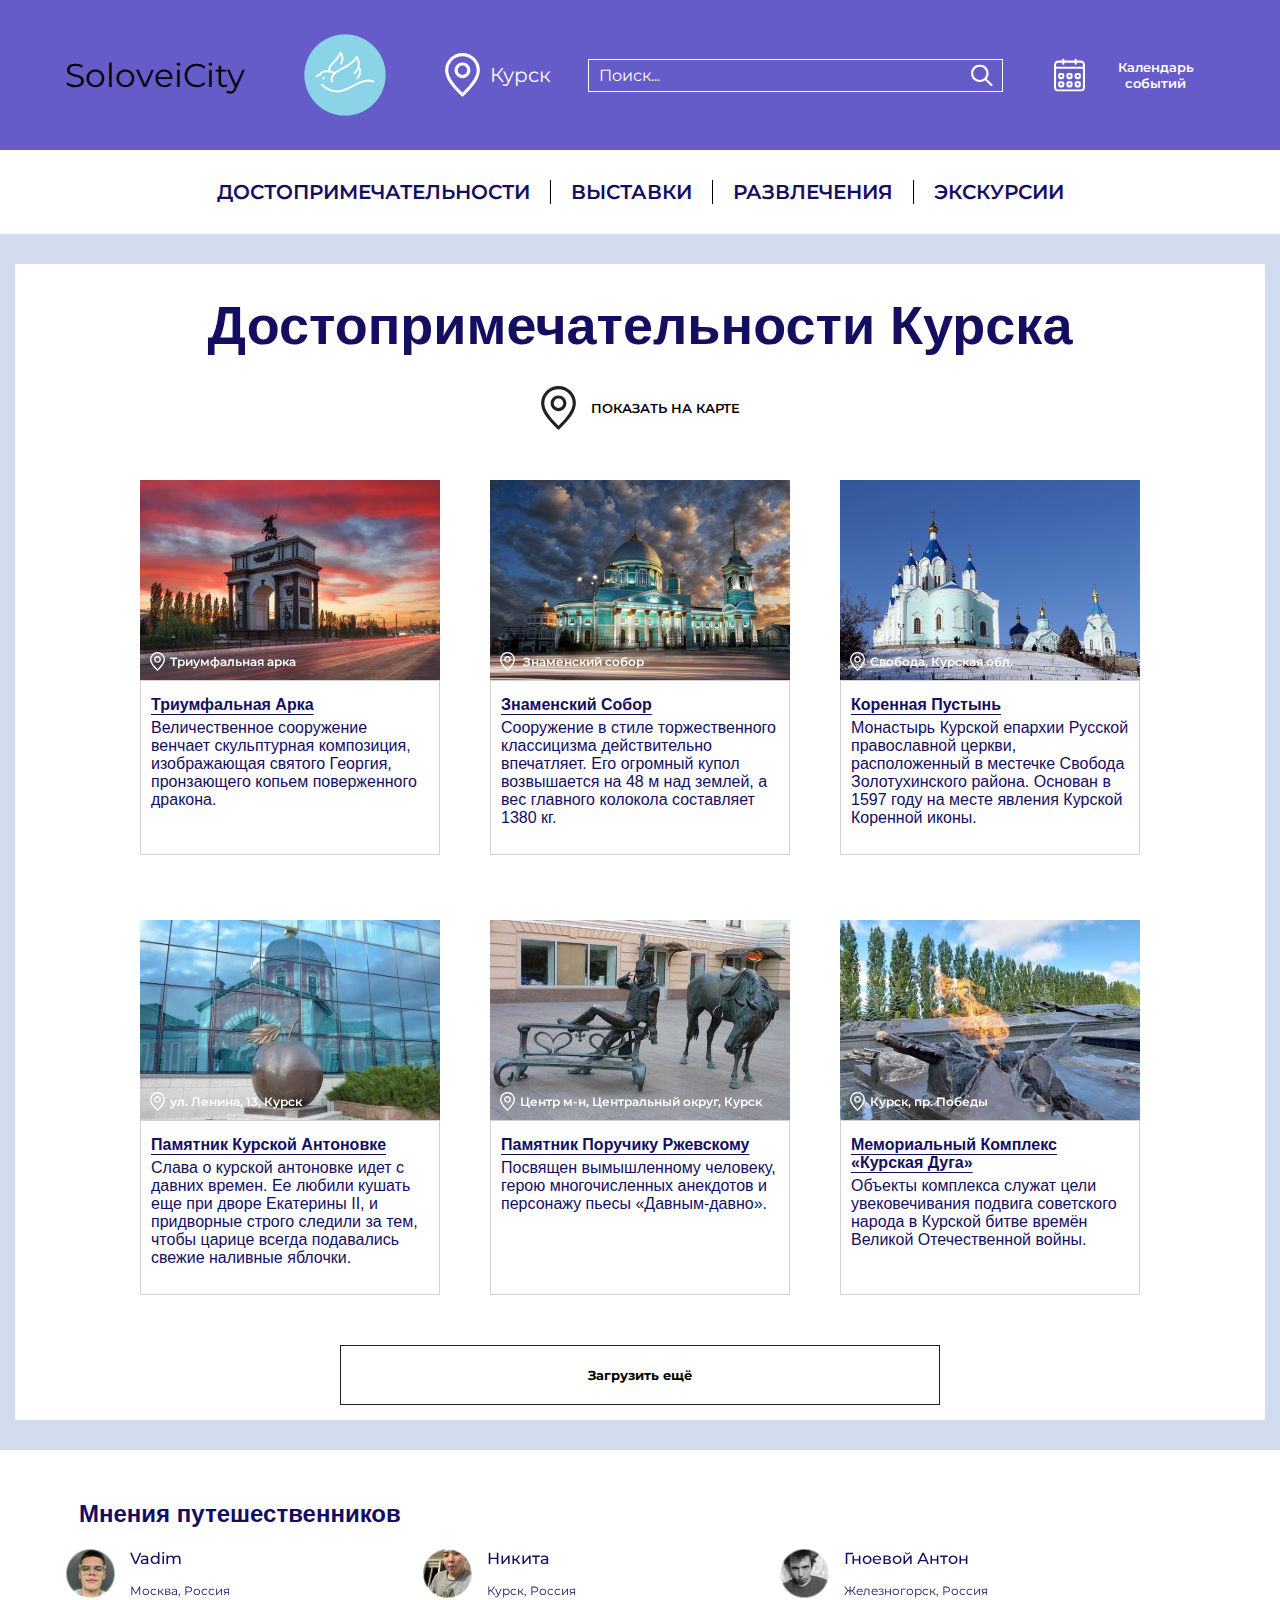
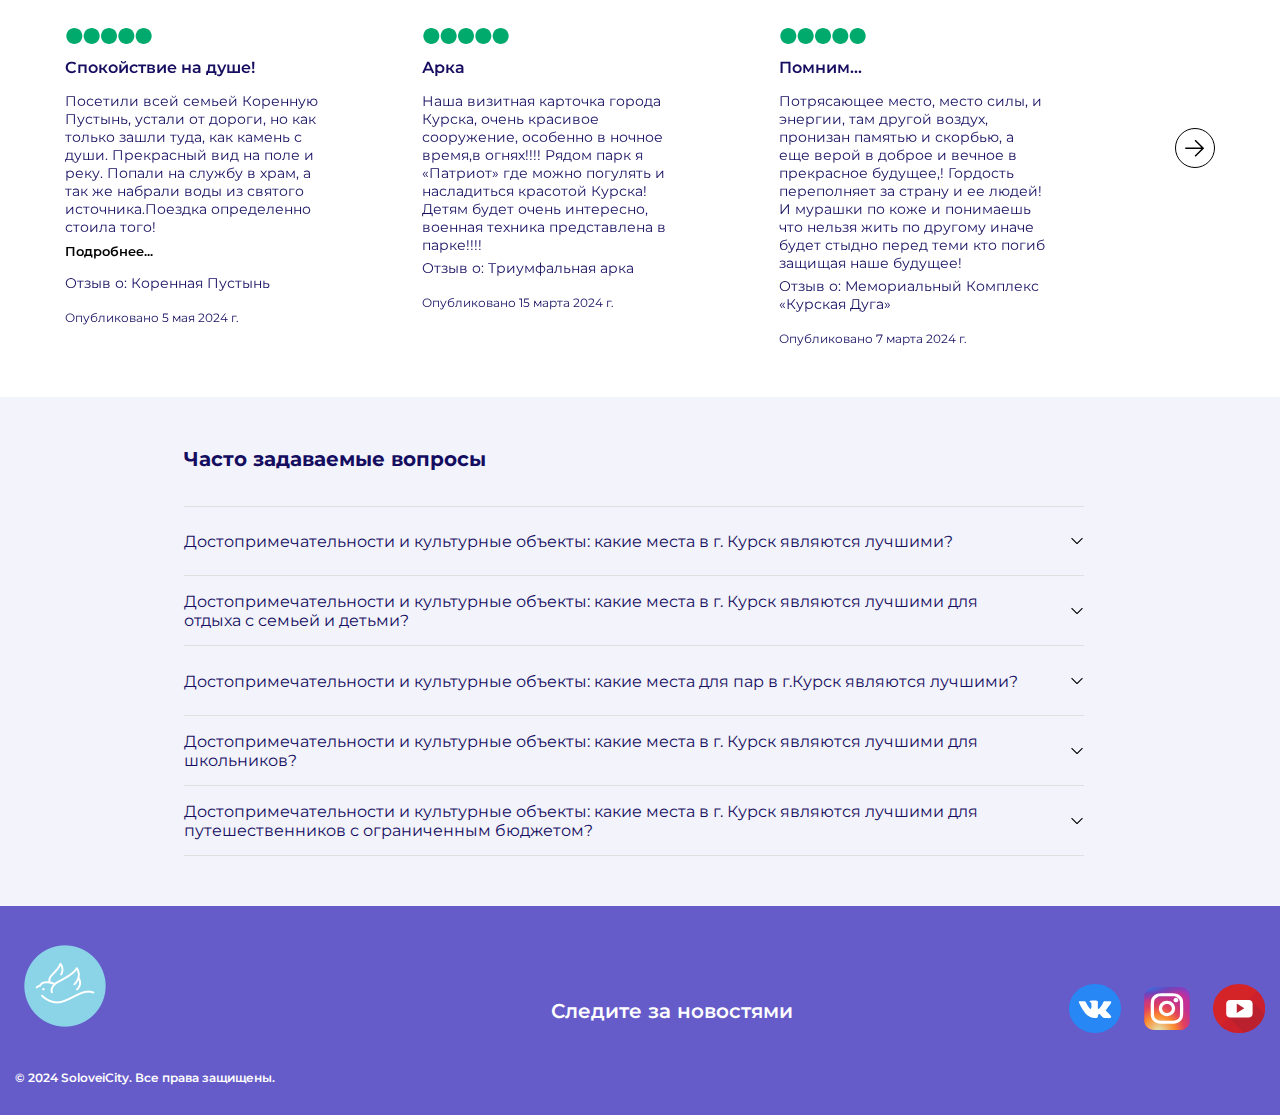
<file: index.html>
<!DOCTYPE html>
<html lang="ru">
  <head>
    <meta charset="UTF-8">
    <meta name="viewport" content="width=device-width, initial-scale=1.0">
    <title>Достопримечательности</title>
    <link rel="stylesheet" href="reset.css">
    <link rel="preconnect" href="https://fonts.googleapis.com">
    <link rel="preconnect" href="https://fonts.gstatic.com" crossorigin>
    <link href="https://fonts.googleapis.com/css2?family=Montserrat:wght@400;500;600;700&display=swap" rel="stylesheet">
    <link rel="stylesheet" href="slick.css">
    <link rel="stylesheet" href="style.css">
    <link rel="stylesheet" href="media.css">
    <link rel="preconnect" href="https://fonts.googleapis.com">
    <link rel="preconnect" href="https://fonts.gstatic.com" crossorigin>
    <link href="https://fonts.googleapis.com/css2?family=Great+Vibes&display=swap" rel="stylesheet">
  </head>
  <body>
    <header class="header">
      <div class="header__top">
        <div class="container">
          <div class="header__top-content">
            <a class="logo" href="index.html">
              <a href="index.html" class="header_logo">
                SoloveiCity
              </a>
              <img class="logo__img" src="header/logo.png" alt="">
            </a>
            <button class="location-btn">
              <img class="location-btn__img" src="header/geolocation.svg" alt="">
              <span class="location-btn__text">Курск</span>
            </button>
            <div class="search__wrapper">
              <input class="search" type="text" placeholder="Поиск...">
            </div>
            <button class="calendar">
              <img class="calendar__img" src="header/calendar.svg" alt="">
              <span class="calendar__text">Календарь событий</span>
            </button>
            <button class="mobile-menu">
              <span></span>
              <span></span>
              <span></span>
            </button>
          </div>
        </div>
      </div>
      <div class="header__menu">
        <div class="container">
          <nav class="menu">
            <ul class="menu__list">
              <li class="menu__item">
                <a class="menu__link" href="index.html">Достопримечательности</a>
              </li>
              <li class="menu__item">
                <a class="menu__link" href="exhibitions.html">Выставки</a>
              </li>
              <li class="menu__item">
                <a class="menu__link" href="entertainment.html">Развлечения</a>
              </li>
              <li class="menu__item">
                <a class="menu__link" href="excursions.html">Экскурсии</a>
              </li>
            </ul>
          </nav>
        </div>
      </div>
    </header>
    <main class="main">
      <section class="catalog">
        <div class="container">
          <div class="catalog__inner">
            <h1 class="catalog__title">Достопримечательности Курска</h1>
            <button class="catalog-btn">
              <img class="catalog-btn__img" src="main/catalog/geolocation-map.svg" alt="">
              <span class="catalog-btn__text">показать на карте</span>
            </button>
            <iframe class="iframe hidden" src="https://yandex.ru/map-widget/v1/?um=constructor%3Af854eb729b02bbcafb22b54572ce9af2047a21f644bf5846541c52f581a05a46&amp;source=constructor" frameborder="0"></iframe>
          

            <div class="catalog__box">

              <div class="catalog__box-item monument">
                <div class="slider slider--first">
                  <div class="slider__item">
                    <img src="main/catalog/1,1.jpg" alt="">
                  </div>
                  <div class="slider__item">
                    <img src="main/catalog/1,2.jpg" alt="">
                  </div>
                  <div class="slider__item">
                    <img src="main/catalog/1,3.jpg" alt="">
                  </div>
                </div>
                <div class="catalog__box-location">
                  <img src="main/catalog/geolocation.svg" alt="">
                  <span class="catalog__box-location-text">Триумфальная арка</span>
                </div>
                <div class="catalog__box-content">
                  <h4 class="catalog__box-content-title">Триумфальная арка</h4>
                  <p class="catalog__box-content-text">
                    Величественное сооружение венчает скульптурная композиция, изображающая святого Георгия, пронзающего копьем поверженного дракона.
                  </p>
                </div>
              </div>

              <div class="catalog__box-item monument">
                <div class="slider slider--first">
                  <div class="slider__item">
                    <img src="main/catalog/2,1.jpg" alt="">
                  </div>
                  <div class="slider__item">
                    <img src="main/catalog/2,2.jpg" alt="">
                  </div>
                  <div class="slider__item">
                    <img src="main/catalog/2,3.jpg" alt="">
                  </div>
                </div>
                <div class="catalog__box-location">
                  <img src="main/catalog/geolocation.svg" alt="">
                  <span class="catalog__box-location-text"> Знаменский собор</span>
                </div>
                <div class="catalog__box-content">
                  <h4 class="catalog__box-content-title">Знаменский собор</h4>
                  <p class="catalog__box-content-text">
                    Сооружение в стиле торжественного классицизма действительно впечатляет. Его огромный купол возвышается на 48 м над землей, а вес главного колокола составляет 1380 кг.
                    
                  </p>
                </div>
              </div>

              <div class="catalog__box-item monument">
                <div class="slider">
                  <div class="slider__item">
                    <img src="main/catalog/3,1.jpg" alt="">
                  </div>
                  <div class="slider__item">
                    <img src="main/catalog/3,2.jpg" alt="">
                  </div>
                  <div class="slider__item">
                    <img src="main/catalog/3,3.jpg" alt="">
                  </div>
                </div>
                <div class="catalog__box-location">
                  <img src="main/catalog/geolocation.svg" alt="">
                  <span class="catalog__box-location-text">Свобода, Курская обл.</span>
                </div>
                <div class="catalog__box-content">
                  <h4 class="catalog__box-content-title">Коренная Пустынь</h4>
                  <p class="catalog__box-content-text">
                    Монастырь Курской епархии Русской православной церкви, расположенный в местечке Свобода Золотухинского района. Основан в 1597 году на месте явления Курской Коренной иконы.
                  </p>
                </div>
              </div>

              <div class="catalog__box-item hill">
                <div class="slider">
                  <div class="slider__item">
                    <img src="main/catalog/4,1.jpg" alt="">
                  </div>
                  <div class="slider__item">
                    <img src="main/catalog/4,2.jpg" alt="">
                  </div>
              
                </div>
                <div class="catalog__box-location">
                  <img src="main/catalog/geolocation.svg" alt="">
                  <span class="catalog__box-location-text">ул. Ленина, 13, Курск</span>
                </div>
                <div class="catalog__box-content">
                  <h4 class="catalog__box-content-title">Памятник Курской антоновке</h4>
                  <p class="catalog__box-content-text">
                    Слава о курской антоновке идет с давних времен. Ее любили кушать еще при дворе Екатерины II, и придворные строго следили за тем, чтобы царице всегда подавались свежие наливные яблочки.
                  </p>
                </div>
              </div>

              <button class="loadmore loadmore--mobile">Загрузить ещё</button>

              <div class="catalog__box-item fortress">
                <div class="slider">
                  <div class="slider__item">
                    <img src="main/catalog/5,1.jpg" alt="">
                  </div>
                
                  <div class="slider__item">
                    <img src="main/catalog/5,3.jpg" alt="">
                  </div>
                </div>
                <div class="catalog__box-location">
                  <img src="main/catalog/geolocation.svg" alt="">
                  <span class="catalog__box-location-text">Центр м-н, Центральный округ, Курск</span>
                </div>
                <div class="catalog__box-content">
                  <h4 class="catalog__box-content-title">Памятник поручику Ржевскому</h4>
                  <p class="catalog__box-content-text">
                    Посвящен вымышленному человеку, герою многочисленных анекдотов и персонажу пьесы «Давным-давно».
                  </p>
                </div>
              </div>

              <div class="catalog__box-item streets">
                <div class="slider">
                  <div class="slider__item">
                    <img src="main/catalog/6,1.jpg" alt="">
                  </div>
                  <div class="slider__item">
                    <img src="main/catalog/6,2.jpg" alt="">
                  </div>
                  <div class="slider__item">
                    <img src="main/catalog/6,3.jpg" alt="">
                  </div>
                </div>
                <div class="catalog__box-location">
                  <img src="main/catalog/geolocation.svg" alt="">
                  <span class="catalog__box-location-text">Курск, пр. Победы</span>
                </div>
                <div class="catalog__box-content">
                  <h4 class="catalog__box-content-title">Мемориальный комплекс «Курская дуга»</h4>
                  <p class="catalog__box-content-text">
                    Объекты комплекса служат цели увековечивания подвига советского народа в Курской битве времён Великой Отечественной войны.
                  </p>
                </div>
              </div>

              <button class="loadmore loadmore--normal">Загрузить ещё</button>

              <div class="catalog__box-item hidden monument">
                <div class="slider">
                  <div class="slider__item">
                    <img class="img" src="main/catalog/7,1.jpg" alt="">
                  </div>
                  <div class="slider__item">
                    <img class="img" src="main/catalog/7,2.jpg" alt="">
                  </div>
                  <div class="slider__item">
                    <img class="img" src="main/catalog/7,3.jpg" alt="">
                  </div>
                </div>
                <div class="catalog__box-location">
                  <img src="main/catalog/geolocation.svg" alt="">
                  <span class="catalog__box-location-text">Курск, пр. Победы</span>
                </div>
                <div class="catalog__box-content">
                  <h4 class="catalog__box-content-title">
                    Мемориальный комплекс «Курская битва»
                  </h4>
                  <p class="catalog__box-content-text">
                    Это произведение, выполненное в духе классической школы советского монументализма, символизирует силу советских войск, сломивших мощь фашистской военной машины.
                  </p>
                </div>
              </div>

              <div class="catalog__box-item hidden monument">
                <div class="slider">
                  <div class="slider__item">
                    <img class="img" src="main/catalog/8,1.jpg" alt="">
                  </div>
                  <div class="slider__item">
                    <img class="img" src="main/catalog/8,2.jpg" alt="">
                  </div>
                  <div class="slider__item">
                    <img class="img" src="main/catalog/8,3.jpg" alt="">
                  </div>
                </div>
                <div class="catalog__box-location">
                  <img src="main/catalog/geolocation.svg" alt="">
                  <span class="catalog__box-location-text"> ул. Ленина, 11, Курск</span>
                </div>
                <div class="catalog__box-content">
                  <h4 class="catalog__box-content-title">Воскресенско-Ильинская церковь</h4>
                  <p class="catalog__box-content-text">
                    Воскресенско-Ильинский храм — православный храм в городе Курске. В начале XIX века некоторое время служил городским собором.
                  </p>
                </div>
              </div>

              <button class="loadmore loadmore--mobile">Загрузить ещё</button>

              <div class="catalog__box-item hidden monument">
                <div class="slider">
                  <div class="slider__item">
                    <img class="img" src="main/catalog/9,1.jpg" alt="">
                  </div>
                  <div class="slider__item">
                    <img class="img" src="main/catalog/9,2.jpg" alt="">
                  </div>
                  <div class="slider__item">
                    <img class="img" src="main/catalog/9,3.jpg" alt="">
                  </div>
                </div>
                <div class="catalog__box-location">
                  <img src="main/catalog/geolocation.svg" alt="">
                  <span class="catalog__box-location-text">ул. Марата, 31, Курск</span>
                </div>
                <div class="catalog__box-content">
                  <h4 class="catalog__box-content-title">
                    Римско-католическая церковь во имя Успения Пресвятой Девы Марии
                  </h4>
                  <p class="catalog__box-content-text">
                    Католический храм в городе Курск. Административно относится к Архиепархии Матери Божией с центром в Москве.
                  </p>
                </div>
              </div>

              <div class="catalog__box-item hidden churches">
                <div class="slider">
                  <div class="slider__item">
                    <img src="main/catalog/10,1.jpg" alt="">
                  </div>
                  <div class="slider__item">
                    <img src="main/catalog/10,2.jpg" alt="">
                  </div>
                  <div class="slider__item">
                    <img src="main/catalog/10,3.jpg" alt="">
                  </div>
                </div>
                <div class="catalog__box-location">
                  <img src="main/catalog/geolocation.svg" alt="">
                  <span class="catalog__box-location-text">ул. Луначарского, 6, Курск</span>
                </div>
                <div class="catalog__box-content">
                  <h4 class="catalog__box-content-title">
                    Курский Краеведческий музей
                  </h4>
                  <p class="catalog__box-content-text">
                    Историко-краеведческий музей, расположенный в городе Курск; был создан 14 марта 1903 года по инициативе курского губернатора.
                  </p>
                </div>
              </div>

              <div class="catalog__box-item hidden churches">
                <div class="slider">
                  <div class="slider__item">
                    <img src="main/catalog/11,1.jpg" alt="">
                  </div>
                  <div class="slider__item">
                    <img src="main/catalog/11,2.jpg" alt="">
                  </div>
                  <div class="slider__item">
                    <img src="main/catalog/11,3.jpg" alt="">
                  </div>
                </div>
                <div class="catalog__box-location">
                  <img src="main/catalog/geolocation.svg" alt="">
                  <span class="catalog__box-location-text">ул. Максима Горького, 27, Курск</span>
                </div>
                <div class="catalog__box-content">
                  <h4 class="catalog__box-content-title">
                    Сергиево-Казанский Кафедральный собор
                  </h4>
                  <p class="catalog__box-content-text">
                    Построен в 1752—1778 годах в стиле елизаветинского барокко на месте сгоревшей в 1751 году церкви во имя Сергия Радонежского. 
                  </p>
                </div>
              </div>

              <div class="catalog__box-item hidden churches">
                <div class="slider">
                  <div class="slider__item">
                    <img src="main/catalog/12,1.jpg" alt="">
                  </div>
                  <div class="slider__item">
                    <img src="main/catalog/12,2.jpg" alt="">
                  </div>
                  <div class="slider__item">
                    <img src="main/catalog/12,3.jpg" alt="">
                  </div>
                </div>
                <div class="catalog__box-location">
                  <img src="main/catalog/geolocation.svg" alt="">
                  <span class="catalog__box-location-text">ул. Димитрова, 75А, Курск</span>
                </div>
                <div class="catalog__box-content">
                  <h4 class="catalog__box-content-title">
                    Парк имени героев Гражданской войны
                  </h4>
                  <p class="catalog__box-content-text">
                    В дореволюционное время на месте нынешнего парка располагались соляные амбары, принадлежащие купцам Бородиным.
                  </p>
                </div>
              </div>

              <button class="loadmore loadmore--mobile">Загрузить ещё</button>

              <div class="catalog__box-item hidden other">
                <div class="slider">
                  <div class="slider__item">
                    <img src="main/catalog/13,1.jpg" alt="">
                  </div>
                  <div class="slider__item">
                    <img src="main/catalog/13,2.jpg" alt="">
                  </div>
                  <div class="slider__item">
                    <img src="main/catalog/13,3.jpg" alt="">
                  </div>
                </div>
                <div class="catalog__box-location">
                  <img src="main/catalog/geolocation.svg" alt="">
                  <span class="catalog__box-location-text">ул. Сонина, 4, Курск</span>
                </div>
                <div class="catalog__box-content">
                  <h4 class="catalog__box-content-title">
                    Курский Областной Планетарий
                  </h4>
                  <p class="catalog__box-content-text">
                    Планетарий возник благодаря инициативе директора областного краеведческого музея Н.П. Бушуева, который лично руководил возведением звездного купола.
                  </p>
                </div>
              </div>

              <div class="catalog__box-item hidden museum">
                <div class="slider">
                  <div class="slider__item">
                    <img src="main/catalog/14,1.jpg" alt="">
                  </div>
                  <div class="slider__item">
                    <img src="main/catalog/14,2.jpg" alt="">
                  </div>
                  <div class="slider__item">
                    <img src="main/catalog/14,3.jpg" alt="">
                  </div>
                </div>
                <div class="catalog__box-location">
                  <img src="main/catalog/geolocation.svg" alt="">
                  <span class="catalog__box-location-text">Курская обл., Пристенский р-н, с. Красниково</span>
                </div>
                <div class="catalog__box-content">
                  <h4 class="catalog__box-content-title">
                    Водяная мельница
                  </h4>
                  <p class="catalog__box-content-text">
                    Мельница в с. Красниково – это единственная в Черноземье действующая водяная мельница, сохранившаяся в первозданном виде.Первое упоминание о ней встречается в 1780 г.
                  </p>
                </div>
              </div>

              <div class="catalog__box-item hidden hill">
                <div class="slider">
                  <div class="slider__item">
                    <img src="main/catalog/15,1.jpg" alt="">
                  </div>
                  <div class="slider__item">
                    <img src="main/catalog/15,2.jpg" alt="">
                  </div>
                  <div class="slider__item">
                    <img src="main/catalog/15,3.jpg" alt="">
                  </div>
                </div>
                <div class="catalog__box-location">
                  <img src="main/catalog/geolocation.svg" alt="">
                  <span class="catalog__box-location-text">г. Курск, Привокзальная пл., д. 1</span>
                </div>
                <div class="catalog__box-content">
                  <h4 class="catalog__box-content-title">Здание железнодорожного вокзала</h4>
                  <p class="catalog__box-content-text">
                    В 1945 году конкурс на лучший проект выиграл архитектор Игорь Явейн. По его замыслу, главный вокзал города должен был стать символическими триумфальными воротами.
                  </p>
                </div>
              </div>

  
            </div>
          </div>
        </div>
      </section>
      <section class="travelers">
        <div class="container">
          <h2 class="travelers__title">Мнения путешественников</h2>
          <div class="travelers__slider">

            <div class="travelers__slide">

              <div class="travelers__item">
                <div class="travelers__user">
                  <img class="travelers__user-img" src="main/travelers/person-1.png" alt="">
                  <div class="travelers__user-info">
                    <span class="travelers__user-nickname">Vadim</span>
                    <span class="travelers__user-city">Москва, Россия</span>
                  </div>
                </div>
                <svg xmlns="http://www.w3.org/2000/svg" width="88" height="16" viewBox="0 0 88 16" fill="none">
                  <g clip-path="url(#clip0_23_18)">
                  <path d="M9.33333 0C4.92533 0 1.33333 3.592 1.33333 8C1.33333 12.408 4.92533 16 9.33333 16C13.7413 16 17.3333 12.4133 17.3333 8C17.3333 3.592 13.7467 0 9.33333 0Z" fill="#00AA6C"/>
                  <path d="M26.6667 0C22.2587 0 18.6667 3.592 18.6667 8C18.6667 12.408 22.2587 16 26.6667 16C31.0747 16 34.6667 12.4133 34.6667 8C34.6667 3.592 31.08 0 26.6667 0Z" fill="#00AA6C"/>
                  <path d="M44 0C39.592 0 36 3.592 36 8C36 12.408 39.592 16 44 16C48.408 16 52 12.4133 52 8C52 3.592 48.4133 0 44 0Z" fill="#00AA6C"/>
                  <path d="M61.3333 0C56.9253 0 53.3333 3.592 53.3333 8C53.3333 12.408 56.9253 16 61.3333 16C65.7413 16 69.3333 12.4133 69.3333 8C69.3333 3.592 65.7467 0 61.3333 0Z" fill="#00AA6C"/>
                  <path d="M78.6667 0C74.2587 0 70.6667 3.592 70.6667 8C70.6667 12.408 74.2587 16 78.6667 16C83.0747 16 86.6667 12.4133 86.6667 8C86.6667 3.592 83.08 0 78.6667 0Z" fill="#00AA6C"/>
                  </g>
                  <defs>
                  <clipPath id="clip0_23_18">
                  <rect width="88" height="16" fill="white"/>
                  </clipPath>
                  </defs>
                </svg>
                <blockquote class="travelers__blockquote">
                  <h3 class="travelers__blockquote-title">
                    Спокойствие на душе!
                  </h3>
                  <p class="travelers__blockquote-text">
                    Посетили всей семьей Коренную Пустынь, устали от дороги, но как только зашли туда, как камень с души. Прекрасный вид на поле и реку. Попали на службу в храм, а так же набрали воды из святого источника.Поездка определенно стоила того!
                  </p> 
                  <button class="travelers-readmore">Подробнее...</button>
                  <span class="travelers__blockquote-about">Отзыв о: Коренная Пустынь</span>
                </blockquote>
                <span class="travelers__date">Опубликовано 5 мая 2024 г.</span>
              </div>
            </div>

            <div class="travelers__slide">

              <div class="travelers__item">
                <div class="travelers__user">
                  <img class="travelers__user-img" src="main/travelers/person-2.png" alt="">
                  <div class="travelers__user-info">
                    <span class="travelers__user-nickname">Никита</span>
                    <span class="travelers__user-city">Курск, Россия</span>
                  </div>
                </div>
                <svg xmlns="http://www.w3.org/2000/svg" width="88" height="16" viewBox="0 0 88 16" fill="none">
                  <g clip-path="url(#clip0_23_18)">
                  <path d="M9.33333 0C4.92533 0 1.33333 3.592 1.33333 8C1.33333 12.408 4.92533 16 9.33333 16C13.7413 16 17.3333 12.4133 17.3333 8C17.3333 3.592 13.7467 0 9.33333 0Z" fill="#00AA6C"/>
                  <path d="M26.6667 0C22.2587 0 18.6667 3.592 18.6667 8C18.6667 12.408 22.2587 16 26.6667 16C31.0747 16 34.6667 12.4133 34.6667 8C34.6667 3.592 31.08 0 26.6667 0Z" fill="#00AA6C"/>
                  <path d="M44 0C39.592 0 36 3.592 36 8C36 12.408 39.592 16 44 16C48.408 16 52 12.4133 52 8C52 3.592 48.4133 0 44 0Z" fill="#00AA6C"/>
                  <path d="M61.3333 0C56.9253 0 53.3333 3.592 53.3333 8C53.3333 12.408 56.9253 16 61.3333 16C65.7413 16 69.3333 12.4133 69.3333 8C69.3333 3.592 65.7467 0 61.3333 0Z" fill="#00AA6C"/>
                  <path d="M78.6667 0C74.2587 0 70.6667 3.592 70.6667 8C70.6667 12.408 74.2587 16 78.6667 16C83.0747 16 86.6667 12.4133 86.6667 8C86.6667 3.592 83.08 0 78.6667 0Z" fill="#00AA6C"/>
                  </g>
                  <defs>
                  <clipPath id="clip0_23_18">
                  <rect width="88" height="16" fill="white"/>
                  </clipPath>
                  </defs>
                </svg>
                <blockquote class="travelers__blockquote">
                  <h3 class="travelers__blockquote-title">Арка</h3>
                  <p class="travelers__blockquote-text">
                    Наша визитная карточка города Курска, очень красивое сооружение, особенно в ночное время,в огнях!!!! Рядом парк я «Патриот» где можно погулять и насладиться красотой Курска! Детям будет очень интересно, военная техника представлена в парке!!!!
                  </p>
                  <span class="travelers__blockquote-about">Отзыв о: Триумфальная арка</span>
                </blockquote>
                <span class="travelers__date">Опубликовано 15 марта 2024 г.</span>
              </div>

            </div>
            
            <div class="travelers__slide">

              <div class="travelers__item">
                <div class="travelers__user">
                  <img class="travelers__user-img" src="main/travelers/person-3.png" alt="">
                  <div class="travelers__user-info">
                    <span class="travelers__user-nickname">Гноевой Антон</span>
                    <span class="travelers__user-city">Железногорск, Россия</span>
                  </div>
                </div>
                <svg xmlns="http://www.w3.org/2000/svg" width="88" height="16" viewBox="0 0 88 16" fill="none">
                  <g clip-path="url(#clip0_23_18)">
                  <path d="M9.33333 0C4.92533 0 1.33333 3.592 1.33333 8C1.33333 12.408 4.92533 16 9.33333 16C13.7413 16 17.3333 12.4133 17.3333 8C17.3333 3.592 13.7467 0 9.33333 0Z" fill="#00AA6C"/>
                  <path d="M26.6667 0C22.2587 0 18.6667 3.592 18.6667 8C18.6667 12.408 22.2587 16 26.6667 16C31.0747 16 34.6667 12.4133 34.6667 8C34.6667 3.592 31.08 0 26.6667 0Z" fill="#00AA6C"/>
                  <path d="M44 0C39.592 0 36 3.592 36 8C36 12.408 39.592 16 44 16C48.408 16 52 12.4133 52 8C52 3.592 48.4133 0 44 0Z" fill="#00AA6C"/>
                  <path d="M61.3333 0C56.9253 0 53.3333 3.592 53.3333 8C53.3333 12.408 56.9253 16 61.3333 16C65.7413 16 69.3333 12.4133 69.3333 8C69.3333 3.592 65.7467 0 61.3333 0Z" fill="#00AA6C"/>
                  <path d="M78.6667 0C74.2587 0 70.6667 3.592 70.6667 8C70.6667 12.408 74.2587 16 78.6667 16C83.0747 16 86.6667 12.4133 86.6667 8C86.6667 3.592 83.08 0 78.6667 0Z" fill="#00AA6C"/>
                  </g>
                  <defs>
                  <clipPath id="clip0_23_18">
                  <rect width="88" height="16" fill="white"/>
                  </clipPath>
                  </defs>
                  </svg>
                <blockquote class="travelers__blockquote">
                  <h3 class="travelers__blockquote-title">Помним...</h3>
                  <p class="travelers__blockquote-text">
                    Потрясающее место, место силы, и энергии, там другой воздух, пронизан памятью и скорбью, а еще верой в доброе и вечное в прекрасное будущее,! Гордость переполняет за страну и ее людей! И мурашки по коже и понимаешь что нельзя жить по другому иначе будет стыдно перед теми кто погиб защищая наше будущее!
                  </p>
                  <span class="travelers__blockquote-about">
                    Отзыв о: Мемориальный Комплекс «Курская Дуга»
                  </span>
                </blockquote>
                <span class="travelers__date">Опубликовано 7 марта 2024 г.</span>
              </div>

            </div>

            <div class="travelers__slide">

              <div class="travelers__item">
                <div class="travelers__user">
                  <img class="travelers__user-img" src="main/travelers/person-4.png" alt="">
                  <div class="travelers__user-info">
                    <span class="travelers__user-nickname">dd3525</span>
                    <span class="travelers__user-city">Рыльск, Россия</span>
                  </div>
                </div>
                <svg xmlns="http://www.w3.org/2000/svg" width="88" height="16" viewBox="0 0 88 16" fill="none">
                  <g clip-path="url(#clip0_23_18)">
                  <path d="M9.33333 0C4.92533 0 1.33333 3.592 1.33333 8C1.33333 12.408 4.92533 16 9.33333 16C13.7413 16 17.3333 12.4133 17.3333 8C17.3333 3.592 13.7467 0 9.33333 0Z" fill="#00AA6C"/>
                  <path d="M26.6667 0C22.2587 0 18.6667 3.592 18.6667 8C18.6667 12.408 22.2587 16 26.6667 16C31.0747 16 34.6667 12.4133 34.6667 8C34.6667 3.592 31.08 0 26.6667 0Z" fill="#00AA6C"/>
                  <path d="M44 0C39.592 0 36 3.592 36 8C36 12.408 39.592 16 44 16C48.408 16 52 12.4133 52 8C52 3.592 48.4133 0 44 0Z" fill="#00AA6C"/>
                  <path d="M61.3333 0C56.9253 0 53.3333 3.592 53.3333 8C53.3333 12.408 56.9253 16 61.3333 16C65.7413 16 69.3333 12.4133 69.3333 8C69.3333 3.592 65.7467 0 61.3333 0Z" fill="#00AA6C"/>
                  <path d="M78.6667 0C74.2587 0 70.6667 3.592 70.6667 8C70.6667 12.408 74.2587 16 78.6667 16C83.0747 16 86.6667 12.4133 86.6667 8C86.6667 3.592 83.08 0 78.6667 0Z" fill="#00AA6C"/>
                  </g>
                  <defs>
                  <clipPath id="clip0_23_18">
                  <rect width="88" height="16" fill="white"/>
                  </clipPath>
                  </defs>
                </svg>
                <blockquote class="travelers__blockquote">
                  <h3 class="travelers__blockquote-title">Что-то новое.</h3>
                  <p class="travelers__blockquote-text">
                    Красивый памятник в центре города, правда если ехать на авто, трудно заметить. Так как расположен между зданиями
                  </p>
                  <button class="travelers-readmore">Подробнее...</button>
                  <span class="travelers__blockquote-about">
                    Отзыв о: Памятник Курской Антоновке
                  </span>
                </blockquote>
                <span class="travelers__date">Опубликовано 17 ноября 2023 г.</span>
              </div>

            </div>

            <div class="travelers__slide">

              <div class="travelers__item">
                <div class="travelers__user">
                  <img class="travelers__user-img" src="main/travelers/person-5.png" alt="">
                  <div class="travelers__user-info">
                    <span class="travelers__user-nickname">Артём</span>
                    <span class="travelers__user-city">Орёл, Россия</span>
                  </div>
                </div>
                <svg xmlns="http://www.w3.org/2000/svg" width="88" height="16" viewBox="0 0 88 16" fill="none">
                  <g clip-path="url(#clip0_23_18)">
                  <path d="M9.33333 0C4.92533 0 1.33333 3.592 1.33333 8C1.33333 12.408 4.92533 16 9.33333 16C13.7413 16 17.3333 12.4133 17.3333 8C17.3333 3.592 13.7467 0 9.33333 0Z" fill="#00AA6C"/>
                  <path d="M26.6667 0C22.2587 0 18.6667 3.592 18.6667 8C18.6667 12.408 22.2587 16 26.6667 16C31.0747 16 34.6667 12.4133 34.6667 8C34.6667 3.592 31.08 0 26.6667 0Z" fill="#00AA6C"/>
                  <path d="M44 0C39.592 0 36 3.592 36 8C36 12.408 39.592 16 44 16C48.408 16 52 12.4133 52 8C52 3.592 48.4133 0 44 0Z" fill="#00AA6C"/>
                  <path d="M61.3333 0C56.9253 0 53.3333 3.592 53.3333 8C53.3333 12.408 56.9253 16 61.3333 16C65.7413 16 69.3333 12.4133 69.3333 8C69.3333 3.592 65.7467 0 61.3333 0Z" fill="#00AA6C"/>
                  <path d="M78.6667 0C74.2587 0 70.6667 3.592 70.6667 8C70.6667 12.408 74.2587 16 78.6667 16C83.0747 16 86.6667 12.4133 86.6667 8C86.6667 3.592 83.08 0 78.6667 0Z" fill="#00AA6C"/>
                  </g>
                  <defs>
                  <clipPath id="clip0_23_18">
                  <rect width="88" height="16" fill="white"/>
                  </clipPath>
                  </defs>
                </svg>
                <blockquote class="travelers__blockquote">
                  <h3 class="travelers__blockquote-title">Храм</h3>
                  <p class="travelers__blockquote-text">
                    Величественный, красивый собор, в котором пребывает список чудотворной иконы Божьей Матери Курская Коренная. Намоленное и благодатное место. Бывая в городе всегда стремлюсь сюда прикоснуться к благодати. В душе всегда радость и умиротворение.
                  </p>
                  <button class="travelers-readmore">Подробнее...</button>
                  <span class="travelers__blockquote-about">
                    Отзыв о: Знаменский собор
                  </span>
                </blockquote>
                <span class="travelers__date">Опубликовано 17 октября 2021 г.</span>
              </div>

            </div>

            <div class="travelers__slide">

              <div class="travelers__item">
                <div class="travelers__user">
                  <img class="travelers__user-img" src="main/travelers/person-6.png" alt="">
                  <div class="travelers__user-info">
                    <span class="travelers__user-nickname">Darina</span>
                    <span class="travelers__user-city">Нижний Новгород, Россия</span>
                  </div>
                </div>
                <svg xmlns="http://www.w3.org/2000/svg" width="88" height="16" viewBox="0 0 88 16" fill="none">
                  <g clip-path="url(#clip0_23_18)">
                  <path d="M9.33333 0C4.92533 0 1.33333 3.592 1.33333 8C1.33333 12.408 4.92533 16 9.33333 16C13.7413 16 17.3333 12.4133 17.3333 8C17.3333 3.592 13.7467 0 9.33333 0Z" fill="#00AA6C"/>
                  <path d="M26.6667 0C22.2587 0 18.6667 3.592 18.6667 8C18.6667 12.408 22.2587 16 26.6667 16C31.0747 16 34.6667 12.4133 34.6667 8C34.6667 3.592 31.08 0 26.6667 0Z" fill="#00AA6C"/>
                  <path d="M44 0C39.592 0 36 3.592 36 8C36 12.408 39.592 16 44 16C48.408 16 52 12.4133 52 8C52 3.592 48.4133 0 44 0Z" fill="#00AA6C"/>
                  <path d="M61.3333 0C56.9253 0 53.3333 3.592 53.3333 8C53.3333 12.408 56.9253 16 61.3333 16C65.7413 16 69.3333 12.4133 69.3333 8C69.3333 3.592 65.7467 0 61.3333 0Z" fill="#00AA6C"/>
                  <path d="M78.6667 0C74.2587 0 70.6667 3.592 70.6667 8C70.6667 12.408 74.2587 16 78.6667 16C83.0747 16 86.6667 12.4133 86.6667 8C86.6667 3.592 83.08 0 78.6667 0Z" fill="#00AA6C"/>
                  </g>
                  <defs>
                  <clipPath id="clip0_23_18">
                  <rect width="88" height="16" fill="white"/>
                  </clipPath>
                  </defs>
                </svg>
                <blockquote class="travelers__blockquote">
                  <h3 class="travelers__blockquote-title">История</h3>
                  <p class="travelers__blockquote-text">
                    ИНтересно! Советую.
                  </p>
                  <span class="travelers__blockquote-about">
                    Отзыв о: Курский Краеведческий музей
                  </span>
                </blockquote>
                <span class="travelers__date">
                  Опубликовано 20 августа 2023 г.
                </span>
              </div>

            </div>

          </div>
        </div>
      </section>
      <section class="questions">
        <div class="container">
          <div class="questions__inner">
            <h2 class="questions__title">Часто задаваемые вопросы</h2>
            <ul class="questions__list">
              <li class="questions__item questions__item--first">
                <p class="questions__item-text">
                  Достопримечательности и культурные объекты: какие места в г. Курск являются лучшими?
                </p>
                <img class="questions__item-img" src="main/arrow-down.svg" alt="">
              </li>
              <li class="questions__item">
                <p class="questions__item-text">
                  Достопримечательности и культурные объекты: какие места в г. Курск являются лучшими для отдыха с семьей и детьми?
                </p>
                <img class="questions__item-img" src="main/arrow-down.svg" alt="">
              </li>
              <li class="questions__item">
                <p class="questions__item-text">
                  Достопримечательности и культурные объекты: какие места для пар в г.Курск являются лучшими?
                </p>
                <img class="questions__item-img" src="main/arrow-down.svg" alt="">
              </li>
              <li class="questions__item">
                <p class="questions__item-text">
                  Достопримечательности и культурные объекты: какие места в г. Курск являются лучшими для школьников?
                </p>
                <img class="questions__item-img" src="main/arrow-down.svg" alt="">
              </li>
              <li class="questions__item">
                <p class="questions__item-text">
                  Достопримечательности и культурные объекты: какие места в г. Курск являются лучшими для путешественников с ограниченным бюджетом?
                </p>
                <img class="questions__item-img" src="main/arrow-down.svg" alt="">
              </li>
            </ul>
          </div>
        </div>
      </section>
    </main>
    <footer class="footer">
      <div class="container">
        <div class="footer__inner">
          <div class="footer__box">
            <a class="logo" href="index.html">
              <img class="logo__img" src="footer/logo.png" alt="">
            </a>
            <div class="copyright">© 2024 SoloveiCity. Все права защищены.</div>
          </div>
          <span class="footer__text">Следите за новостями</span>
          <ul class="footer__social-list">
            <li class="footer__social-item">
              <a class="footer__social-link" href="#">
                <img class="footer__social-img" src="footer/social-1.svg" alt="">
              </a>
            </li>
            <li class="footer__social-item">
              <a class="footer__social-link" href="#">
                <img class="footer__social-img" src="footer/social-2.svg" alt="">
              </a>
            </li>
            <li class="footer__social-item">
              <a class="footer__social-link" href="#">
                <img class="footer__social-img" src="footer/social-3.svg" alt="">
              </a>
            </li>
          </ul>
        </div>
      </div>
    </footer>
    <script src="jquery.js"></script>
    <script src="slick.min.js"></script>
    <script src="main.js"></script>
  </body>
</html>
</file>
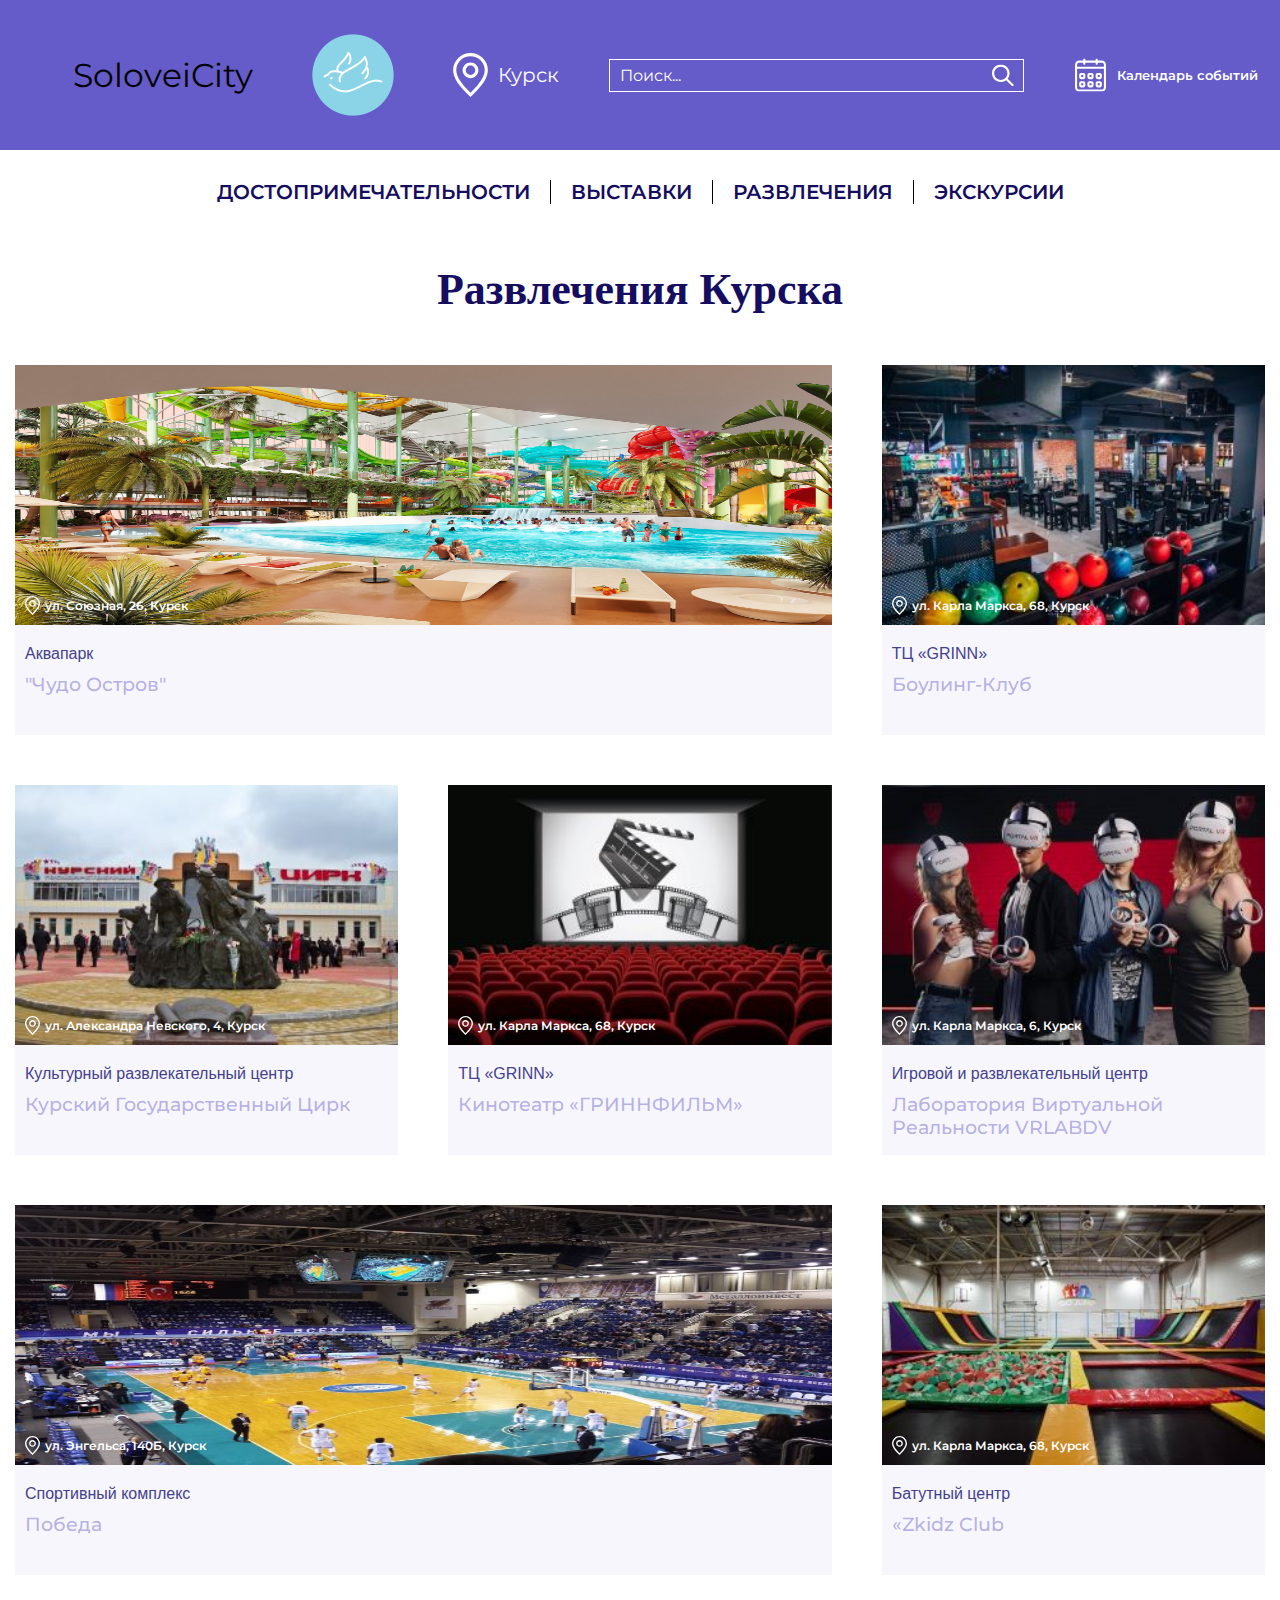
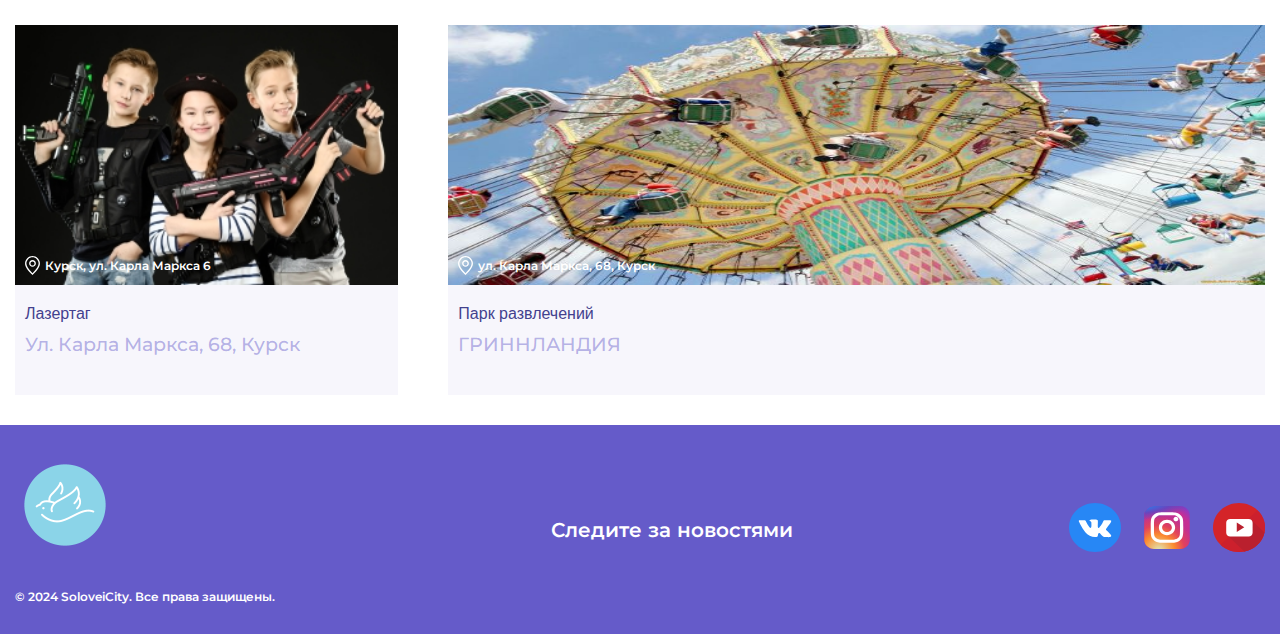
<file: entertainment.html>
<!DOCTYPE html>
<html lang="ru">
  <head>
    <meta charset="UTF-8">
    <meta name="viewport" content="width=device-width, initial-scale=1.0">
    <title>Развлечения</title>
    <link rel="stylesheet" href="reset.css">
    <link rel="preconnect" href="https://fonts.googleapis.com">
    <link rel="preconnect" href="https://fonts.gstatic.com" crossorigin>
    <link href="https://fonts.googleapis.com/css2?family=Montserrat:wght@400;500;600;700&display=swap" rel="stylesheet">
    <link rel="stylesheet" href="entertainment.css">
  </head>
  <body>
    <header class="header">
      <div class="header__top">
        <div class="container">
          <div class="header__top-content">
            <a class="logo" href="index.html">
              <a href="index.html" class="header_logo">
                SoloveiCity
              </a>
              <img class="logo__img" src="header/logo.png" alt="">
            </a>
            <button class="location-btn">
              <img class="location-btn__img" src="header/geolocation.svg" alt="">
              <span class="location-btn__text">Курск</span>
            </button>
            <div class="search__wrapper">
              <input class="search" type="text" placeholder="Поиск...">
            </div>
            <button class="calendar">
              <img class="calendar__img" src="header/calendar.svg" alt="">
              <span class="calendar__text">Календарь событий</span>
            </button>
          </div>
        </div>
      </div>
      <div class="header__menu">
        <div class="container">
          <nav class="menu">
            <ul class="menu__list">
              <li class="menu__item">
                <a class="menu__link" href="index.html">Достопримечательности</a>
              </li>
              <li class="menu__item">
                <a class="menu__link" href="exhibitions.html">Выставки</a>
              </li>
              <li class="menu__item">
                <a class="menu__link" href="entertainment.html">Развлечения</a>
              </li>
              <li class="menu__item">
                <a class="menu__link" href="excursions.html">Экскурсии</a>
              </li>
            </ul>
          </nav>
        </div>
      </div>
    </header>
    <main class="main">
      <section class="entertainment">
        <div class="container">
          <div class="entertainment__inner">
            <h1 class="entertainment__title">Развлечения Курска</h1>
            <ul class="entertainment__list">
              <li class="entertainment__item">
                <img class="entertainment__img" src="entertainment/image-1.jpg" alt="">
                <div class="entertainment__location">
                  <img src="entertainment/geolocation.svg" alt="">
                  <span class="entertainment__location-text">
                    ул. Союзная, 26, Курск
                  </span>
                </div>
                <div class="entertainment__content">
                  <span class="entertainment__content-category">Аквапарк</span>
                  <h3 class="entertainment__content-title">"Чудо Остров"</h3>
                </div>
              </li>
              <li class="entertainment__item">
                <img class="entertainment__img" src="entertainment/image-2.jpg" alt="">
                <div class="entertainment__location">
                  <img src="entertainment/geolocation.svg" alt="">
                  <span class="entertainment__location-text">
                    ул. Карла Маркса, 68, Курск
                  </span>
                </div>
                <div class="entertainment__content">
                  <span class="entertainment__content-category">ТЦ «GRINN»</span>
                  <h3 class="entertainment__content-title">Боулинг-клуб</h3>
                </div>
              </li>
              <li class="entertainment__item">
                <img class="entertainment__img" src="entertainment/image-3.jpg" alt="">
                <div class="entertainment__location">
                  <img src="entertainment/geolocation.svg" alt="">
                  <span class="entertainment__location-text">
                    ул. Александра Невского, 4, Курск
                  </span>
                </div>
                <div class="entertainment__content">
                  <span class="entertainment__content-category">Культурный развлекательный центр</span>
                  <h3 class="entertainment__content-title">Курский Государственный Цирк</h3>
                </div>
              </li>
              <li class="entertainment__item">
                <img class="entertainment__img" src="entertainment/image-4.jpg" alt="">
                <div class="entertainment__location">
                  <img src="entertainment/geolocation.svg" alt="">
                  <span class="entertainment__location-text">
                    ул. Карла Маркса, 68, Курск
                  </span>
                </div>
                <div class="entertainment__content">
                  <span class="entertainment__content-category">ТЦ «GRINN»</span>
                  <h3 class="entertainment__content-title">Кинотеатр «ГРИННФИЛЬМ»</h3>
                </div>
              </li>
              <li class="entertainment__item">
                <img class="entertainment__img" src="entertainment/image-5.jpg" alt="">
                <div class="entertainment__location">
                  <img src="entertainment/geolocation.svg" alt="">
                  <span class="entertainment__location-text">
                    ул. Карла Маркса, 6, Курск
                  </span>
                </div>
                <div class="entertainment__content">
                  <span class="entertainment__content-category">Игровой и развлекательный центр</span>
                  <h3 class="entertainment__content-title">Лаборатория Виртуальной Реальности VRLABDV</h3>
                </div>
              </li>
              <li class="entertainment__item">
                <img class="entertainment__img" src="entertainment/image-6.jpg" alt="">
                <div class="entertainment__location">
                  <img src="entertainment/geolocation.svg" alt="">
                  <span class="entertainment__location-text">
                    ул. Энгельса, 140Б, Курск
                  </span>
                </div>
                <div class="entertainment__content">
                  <span class="entertainment__content-category">Спортивный комплекс</span>
                  <h3 class="entertainment__content-title">Победа</h3>
                </div>
              </li>
              <li class="entertainment__item">
                <img class="entertainment__img" src="entertainment/image-7.jpg" alt="">
                <div class="entertainment__location">
                  <img src="entertainment/geolocation.svg" alt="">
                  <span class="entertainment__location-text">
                    ул. Карла Маркса, 68, Курск
                  </span>
                </div>
                <div class="entertainment__content">
                  <span class="entertainment__content-category">Батутный центр</span>
                  <h3 class="entertainment__content-title">«Zkidz Club</h3>
                </div>
              </li>
              <li class="entertainment__item">
                <img class="entertainment__img" src="entertainment/image-8.jpg" alt="">
                <div class="entertainment__location">
                  <img src="entertainment/geolocation.svg" alt="">
                  <span class="entertainment__location-text">
                    Курск, ул. Карла Маркса 6
                  </span>
                </div>
                <div class="entertainment__content">
                  <span class="entertainment__content-category">Лазертаг</span>
                  <h3 class="entertainment__content-title">ул. Карла Маркса, 68, Курск</h3>
                </div>
              </li>
              <li class="entertainment__item">
                <img class="entertainment__img" src="entertainment/image-9.jpg" alt="">
                <div class="entertainment__location">
                  <img src="entertainment/geolocation.svg" alt="">
                  <span class="entertainment__location-text">
                    ул. Карла Маркса, 68, Курск
                  </span>
                </div>
                <div class="entertainment__content">
                  <span class="entertainment__content-category">Парк развлечений</span>
                  <h3 class="entertainment__content-title">ГРИННЛАНДИЯ</h3>
                </div>
              </li>
            </ul>
          </div>
        </div>
      </section>
    </main>
    <footer class="footer">
      <div class="container">
        <div class="footer__inner">
          <div class="footer__box">
            <a class="logo" href="index.html">

              <img class="logo__img" src="footer/logo.png" alt="">
            </a>
            <div class="copyright">© 2024 SoloveiCity. Все права защищены.</div>
          </div>
          <span class="footer__text">Следите за новостями</span>
          <ul class="footer__social-list">
            <li class="footer__social-item">
              <a class="footer__social-link" href="#">
                <img class="footer__social-img" src="footer/social-1.svg" alt="">
              </a>
            </li>
            <li class="footer__social-item">
              <a class="footer__social-link" href="#">
                <img class="footer__social-img" src="footer/social-2.svg" alt="">
              </a>
            </li>
            <li class="footer__social-item">
              <a class="footer__social-link" href="#">
                <img class="footer__social-img" src="footer/social-3.svg" alt="">
              </a>
            </li>
          </ul>
        </div>
      </div>
    </footer>
  </body>
</html>
</file>
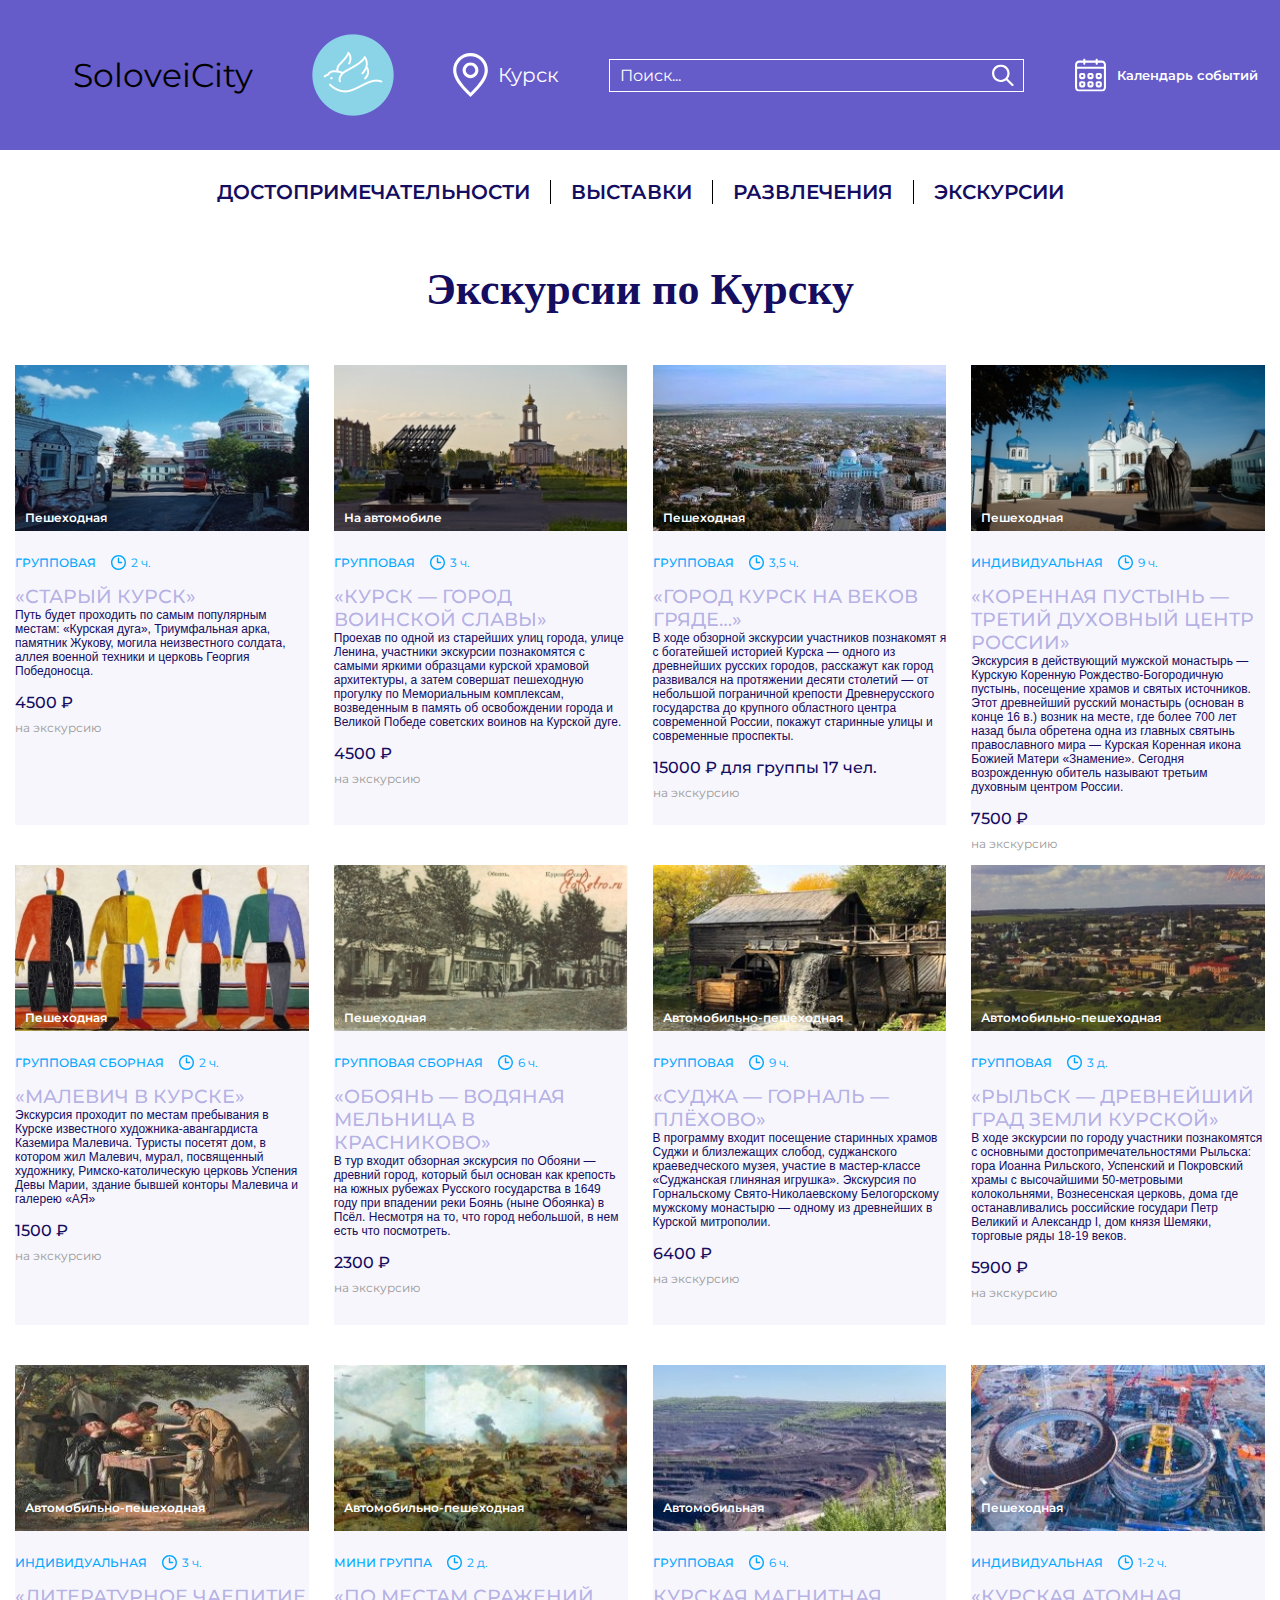
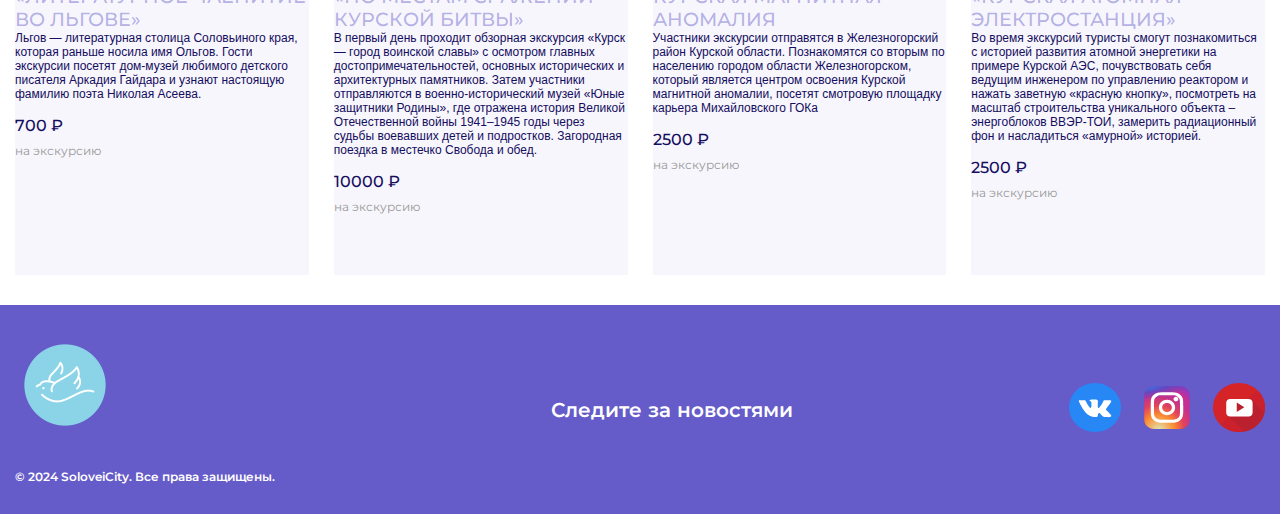
<file: excursions.html>
<!DOCTYPE html>
<html lang="ru">
  <head>
    <meta charset="UTF-8">
    <meta name="viewport" content="width=device-width, initial-scale=1.0">
    <title>Document</title>
    <link rel="stylesheet" href="reset.css">
    <link rel="preconnect" href="https://fonts.googleapis.com">
    <link rel="preconnect" href="https://fonts.gstatic.com" crossorigin>
    <link href="https://fonts.googleapis.com/css2?family=Montserrat:wght@400;500;600;700&display=swap" rel="stylesheet">
    <link rel="stylesheet" href="excursions.css">
  </head>
  <body>
    <header class="header">
      <div class="header__top">
        <div class="container">
          <div class="header__top-content">

            <a class="logo" href="index.html">
              <a href="index.html" class="header_logo">
                SoloveiCity
              </a>
              <img class="logo__img" src="header/logo.png" alt="">
            </a>
            <button class="location-btn">
              <img class="location-btn__img" src="header/geolocation.svg" alt="">
              <span class="location-btn__text">Курск</span>
            </button>
            <div class="search__wrapper">
              <input class="search" type="text" placeholder="Поиск...">
            </div>
            <button class="calendar">
              <img class="calendar__img" src="header/calendar.svg" alt="">
              <span class="calendar__text">Календарь событий</span>
            </button>
          </div>
        </div>
      </div>
      <div class="header__menu">
        <div class="container">
          <nav class="menu">
            <ul class="menu__list">
              <li class="menu__item">
                <a class="menu__link" href="index.html">Достопримечательности</a>
              </li>
              <li class="menu__item">
                <a class="menu__link" href="exhibitions.html">Выставки</a>
              </li>
              <li class="menu__item">
                <a class="menu__link" href="entertainment.html">Развлечения</a>
              </li>
              <li class="menu__item">
                <a class="menu__link" href="excursions.html">Экскурсии</a>
              </li>
            </ul>
          </nav>
        </div>
      </div>
    </header>
    <main class="main">
      <section class="excursions">
        <div class="container">
          <div class="exursions__inner">
            <h1 class="excursions__title">Экскурсии по Курску </h1>
            <div class="excursions__items">
              <div class="excursions__item">
                <img class="excursions__img" src="excursions/excursion-1.jpg" alt="">
                <span class="excursions__type">Пешеходная</span>
                <div class="excursions__content">
                  <div class="excursions__content-info">
                    <span class="excursions__content-info-type">Групповая</span>
                    <div class="excursions__content-info-box">
                      <img src="excursions/clock.svg" alt="">
                      <span class="excursions__content-info-time">2 ч.</span>
                    </div>
                  </div>
                  <h2 class="excursions__content-title">
                    «СТАРЫЙ КУРСК»
                  </h2>
                  <p class="excursions__content-text">
                    Путь будет проходить по самым популярным местам: «Курская дуга», Триумфальная арка, памятник Жукову, могила неизвестного солдата, аллея военной техники и церковь Георгия Победоносца.
                  </p>
                  <span class="excursions__content-price">4500 ₽</span>
                  <span class="excursions__content-subtext">на экскурсию</span>
                </div>
              </div>
              <div class="excursions__item">
                <img class="excursions__img" src="excursions/excursion-2.jpg" alt="">
                <span class="excursions__type">На автомобиле</span>
                <div class="excursions__content">
                  <div class="excursions__content-info">
                    <span class="excursions__content-info-type">Групповая</span>
                    <div class="excursions__content-info-box">
                      <img src="excursions/clock.svg" alt="">
                      <span class="excursions__content-info-time">3 ч.</span>
                    </div>
                  </div>
                  <h2 class="excursions__content-title">
                    «КУРСК — ГОРОД ВОИНСКОЙ СЛАВЫ»
                  </h2>
                  <p class="excursions__content-text">
                    Проехав по одной из старейших улиц города, улице Ленина, участники экскурсии познакомятся с самыми яркими образцами курской храмовой архитектуры, а затем совершат пешеходную прогулку по Мемориальным комплексам, возведенным в память об освобождении города и Великой Победе советских воинов на Курской дуге.
                  </p>
                  <span class="excursions__content-price">4500 ₽</span>
                  <span class="excursions__content-subtext">на экскурсию</span>
                </div>
              </div>
              <div class="excursions__item">
                <img class="excursions__img" src="excursions/excursion-3.jpg" alt="">
                <span class="excursions__type">Пешеходная</span>
                <div class="excursions__content">
                  <div class="excursions__content-info">
                    <span class="excursions__content-info-type">Групповая</span>
                    <div class="excursions__content-info-box">
                      <img src="excursions/clock.svg" alt="">
                      <span class="excursions__content-info-time">3,5 ч.</span>
                    </div>
                  </div>
                  <h2 class="excursions__content-title">
                    «ГОРОД КУРСК НА ВЕКОВ ГРЯДЕ…»
                  </h2>
                  <p class="excursions__content-text">
                    В ходе обзорной экскурсии участников познакомят я с богатейшей историей Курска — одного из древнейших русских городов, расскажут как город развивался на протяжении десяти столетий — от небольшой пограничной крепости Древнерусского государства до крупного областного центра современной России, покажут старинные улицы и современные проспекты.
                  </p>
                  <span class="excursions__content-price">15000 ₽ для группы 17 чел. </span>
                  <span class="excursions__content-subtext">на экскурсию</span>
                </div>
              </div>
              <div class="excursions__item">
                <img class="excursions__img" src="excursions/excursion-4.jpg" alt="">
                <span class="excursions__type">Пешеходная</span>
                <div class="excursions__content">
                  <div class="excursions__content-info">
                    <span class="excursions__content-info-type">индивидуальная</span>
                    <div class="excursions__content-info-box">
                      <img src="excursions/clock.svg" alt="">
                      <span class="excursions__content-info-time">9 ч.</span>
                    </div>
                  </div>
                  <h2 class="excursions__content-title">
                    «КОРЕННАЯ ПУСТЫНЬ — ТРЕТИЙ ДУХОВНЫЙ ЦЕНТР РОССИИ»
                  </h2>
                  <p class="excursions__content-text">
                    Экскурсия в действующий мужской монастырь — Курскую Коренную Рождество-Богородичную пустынь, посещение храмов и святых источников. Этот древнейший русский монастырь (основан в конце 16 в.) возник на месте, где более 700 лет назад была обретена одна из главных святынь православного мира — Курская Коренная икона Божией Матери «Знамение». Сегодня возрожденную обитель называют третьим духовным центром России.
                  </p>
                  <span class="excursions__content-price">7500 ₽</span>
                  <span class="excursions__content-subtext">на экскурсию</span>
                </div>
              </div>
              <div class="excursions__item">
                <img class="excursions__img" src="excursions/excursion-5.jpg" alt="">
                <span class="excursions__type">Пешеходная</span>
                <div class="excursions__content">
                  <div class="excursions__content-info">
                    <span class="excursions__content-info-type">групповая сборная</span>
                    <div class="excursions__content-info-box">
                      <img src="excursions/clock.svg" alt="">
                      <span class="excursions__content-info-time">2 ч.</span>
                    </div>
                  </div>
                  <h2 class="excursions__content-title">
                    «МАЛЕВИЧ В КУРСКЕ»
                  </h2>
                  <p class="excursions__content-text">
                    Экскурсия проходит по местам пребывания в Курске известного художника-авангардиста Каземира Малевича. Туристы посетят дом, в котором жил Малевич, мурал, посвященный художнику, Римско-католическую церковь Успения Девы Марии, здание бывшей конторы Малевича и галерею «АЯ»
                  </p>
                    <span class="excursions__content-price">1500 ₽</span>
                  <span class="excursions__content-subtext">на экскурсию</span>
                </div>
              </div>
              <div class="excursions__item">
                <img class="excursions__img" src="excursions/excursion-6.jpg" alt="">
                <span class="excursions__type">Пешеходная</span>
                <div class="excursions__content">
                  <div class="excursions__content-info">
                    <span class="excursions__content-info-type">групповая сборная</span>
                    <div class="excursions__content-info-box">
                      <img src="excursions/clock.svg" alt="">
                      <span class="excursions__content-info-time">6 ч.</span>
                    </div>
                  </div>
                  <h2 class="excursions__content-title">
                    «ОБОЯНЬ — ВОДЯНАЯ МЕЛЬНИЦА В КРАСНИКОВО»
                  </h2>
                  <p class="excursions__content-text">
                    В тур входит обзорная экскурсия по Обояни — древний город, который был основан как крепость на южных рубежах Русского государства в 1649 году при впадении реки Боянь (ныне Обоянка) в Псёл. Несмотря на то, что город небольшой, в нем есть что посмотреть. 
                  </p>
                  <span class="excursions__content-price">2300 ₽</span>
                  <span class="excursions__content-subtext">на экскурсию</span>
                </div>
              </div>
              <div class="excursions__item">
                <img class="excursions__img" src="excursions/excursion-7.jpg" alt="">
                <span class="excursions__type">Автомобильно-пешеходная</span>
                <div class="excursions__content">
                  <div class="excursions__content-info">
                    <span class="excursions__content-info-type">групповая</span>
                    <div class="excursions__content-info-box">
                      <img src="excursions/clock.svg" alt="">
                      <span class="excursions__content-info-time">9 ч.</span>
                    </div>
                  </div>
                  <h2 class="excursions__content-title">
                    «СУДЖА — ГОРНАЛЬ — ПЛЁХОВО»
                  </h2>
                  <p class="excursions__content-text">
                    В программу входит посещение старинных храмов Суджи и близлежащих слобод, суджанского краеведческого музея, участие в мастер-классе «Суджанская глиняная игрушка». Экскурсия по Горнальскому Свято-Николаевскому Белогорскому мужскому монастырю — одному из древнейших в Курской митрополии.
                  </p>
                  <span class="excursions__content-price">6400 ₽</span>
                  <span class="excursions__content-subtext">на экскурсию</span>
                </div>
              </div>
              <div class="excursions__item">
                <img class="excursions__img" src="excursions/excursion-8.jpg" alt="">
                <span class="excursions__type">Автомобильно-пешеходная</span>
                <div class="excursions__content">
                  <div class="excursions__content-info">
                    <span class="excursions__content-info-type">групповая</span>
                    <div class="excursions__content-info-box">
                      <img src="excursions/clock.svg" alt="">
                      <span class="excursions__content-info-time">3 д.</span>
                    </div>
                  </div>
                  <h2 class="excursions__content-title">
                    «РЫЛЬСК — ДРЕВНЕЙШИЙ ГРАД ЗЕМЛИ КУРСКОЙ»
                  </h2>
                  <p class="excursions__content-text">
                    В ходе экскурсии по городу участники познакомятся с основными достопримечательностями Рыльска: гора Иоанна Рильского, Успенский и Покровский храмы с высочайшими 50-метровыми колокольнями, Вознесенская церковь, дома где останавливались российские государи Петр Великий и Александр I, дом князя Шемяки, торговые ряды 18-19 веков.
                  </p>
                  <span class="excursions__content-price">5900 ₽</span>
                  <span class="excursions__content-subtext">на экскурсию</span>
                </div>
              </div>
              <div class="excursions__item excursions__item--big">
                <img class="excursions__img" src="excursions/excursion-9.jpg" alt="">
                <span class="excursions__type">Автомобильно-пешеходная</span>
                <div class="excursions__content">
                  <div class="excursions__content-info">
                    <span class="excursions__content-info-type">индивидуальная</span>
                    <div class="excursions__content-info-box">
                      <img src="excursions/clock.svg" alt="">
                      <span class="excursions__content-info-time">3 ч.</span>
                    </div>
                  </div>
                  <h2 class="excursions__content-title">
                    «ЛИТЕРАТУРНОЕ ЧАЕПИТИЕ ВО ЛЬГОВЕ»
                  </h2>
                  <p class="excursions__content-text">
                    Льгов — литературная столица Соловьиного края, которая раньше носила имя Ольгов. Гости экскурсии посетят дом-музей любимого детского писателя Аркадия Гайдара и узнают настоящую фамилию поэта Николая Асеева.
                  </p>
                  <span class="excursions__content-price">700 ₽</span>
                  <span class="excursions__content-subtext">на экскурсию</span>
                </div>
              </div>
              <div class="excursions__item excursions__item--big">
                <img class="excursions__img" src="excursions/excursion-10.jpg" alt="">
                <span class="excursions__type">Автомобильно-пешеходная</span>
                <div class="excursions__content">
                  <div class="excursions__content-info">
                    <span class="excursions__content-info-type">мини группа</span>
                    <div class="excursions__content-info-box">
                      <img src="excursions/clock.svg" alt="">
                      <span class="excursions__content-info-time">2 д.</span>
                    </div>
                  </div>
                  <h2 class="excursions__content-title">
                    «ПО МЕСТАМ СРАЖЕНИЙ КУРСКОЙ БИТВЫ»
                  </h2>
                  <p class="excursions__content-text">
                    В первый день проходит обзорная экскурсия «Курск — город воинской славы» с осмотром главных достопримечательностей, основных исторических и архитектурных памятников. Затем участники отправляются в военно-исторический музей «Юные защитники Родины», где отражена история Великой Отечественной войны 1941–1945 годы через судьбы воевавших детей и подростков. Загородная поездка в местечко Свобода и обед.
                  </p>
                  <span class="excursions__content-price">10000 ₽</span>
                  <span class="excursions__content-subtext">на экскурсию</span>
                </div>
              </div>
              <div class="excursions__item excursions__item--big">
                <img class="excursions__img" src="excursions/excursion-11.jpg" alt="">
                <span class="excursions__type">Автомобильная</span>
                <div class="excursions__content">
                  <div class="excursions__content-info">
                    <span class="excursions__content-info-type">групповая</span>
                    <div class="excursions__content-info-box">
                      <img src="excursions/clock.svg" alt="">
                      <span class="excursions__content-info-time">6 ч.</span>
                    </div>
                  </div>
                  <h2 class="excursions__content-title">
                    КУРСКАЯ МАГНИТНАЯ АНОМАЛИЯ 
                  </h2>
                  <p class="excursions__content-text">
                    Участники экскурсии отправятся в Железногорский район Курской области. Познакомятся со вторым по населению городом области Железногорском, который является центром освоения Курской магнитной аномалии, посетят смотровую площадку карьера Михайловского ГОКа
                  </p>
                  <span class="excursions__content-price">2500 ₽</span>
                  <span class="excursions__content-subtext">на экскурсию</span>
                </div>
              </div>
              <div class="excursions__item excursions__item--big">
                <img class="excursions__img" src="excursions/excursion-12.jpg" alt="">
                <span class="excursions__type">Пешеходная</span>
                <div class="excursions__content">
                  <div class="excursions__content-info">
                    <span class="excursions__content-info-type">индивидуальная</span>
                    <div class="excursions__content-info-box">
                      <img src="excursions/clock.svg" alt="">
                      <span class="excursions__content-info-time">1-2 ч.</span>
                    </div>
                  </div>
                  <h2 class="excursions__content-title">
                    «КУРСКАЯ АТОМНАЯ ЭЛЕКТРОСТАНЦИЯ»
                  </h2>
                  <p class="excursions__content-text">
                    Во время экскурсий туристы смогут познакомиться с историей развития атомной энергетики на примере Курской АЭС, почувствовать себя ведущим инженером по управлению реактором и нажать заветную «красную кнопку»,  посмотреть на масштаб строительства уникального объекта – энергоблоков ВВЭР-ТОИ, замерить радиационный фон и насладиться «амурной» историей.
                  </p>
                    <span class="excursions__content-price">2500 ₽</span>
                  <span class="excursions__content-subtext">на экскурсию</span>
                </div>
              </div>
            </div>
          </div>
        </div>
      </section>
    </main>
    <footer class="footer">
      <div class="container">
        <div class="footer__inner">
          <div class="footer__box">
            <a class="logo" href="index.html">
              
              <img class="logo__img" src="footer/logo.png" alt="">
            </a>
            <div class="copyright">© 2024 SoloveiCity. Все права защищены.</div>
          </div>
          <span class="footer__text">Следите за новостями</span>
          <ul class="footer__social-list">
            <li class="footer__social-item">
              <a class="footer__social-link" href="#">
                <img class="footer__social-img" src="footer/social-1.svg" alt="">
              </a>
            </li>
            <li class="footer__social-item">
              <a class="footer__social-link" href="#">
                <img class="footer__social-img" src="footer/social-2.svg" alt="">
              </a>
            </li>
            <li class="footer__social-item">
              <a class="footer__social-link" href="#">
                <img class="footer__social-img" src="footer/social-3.svg" alt="">
              </a>
            </li>
          </ul>
        </div>
      </div>
    </footer>
  </body>
</html>
</file>
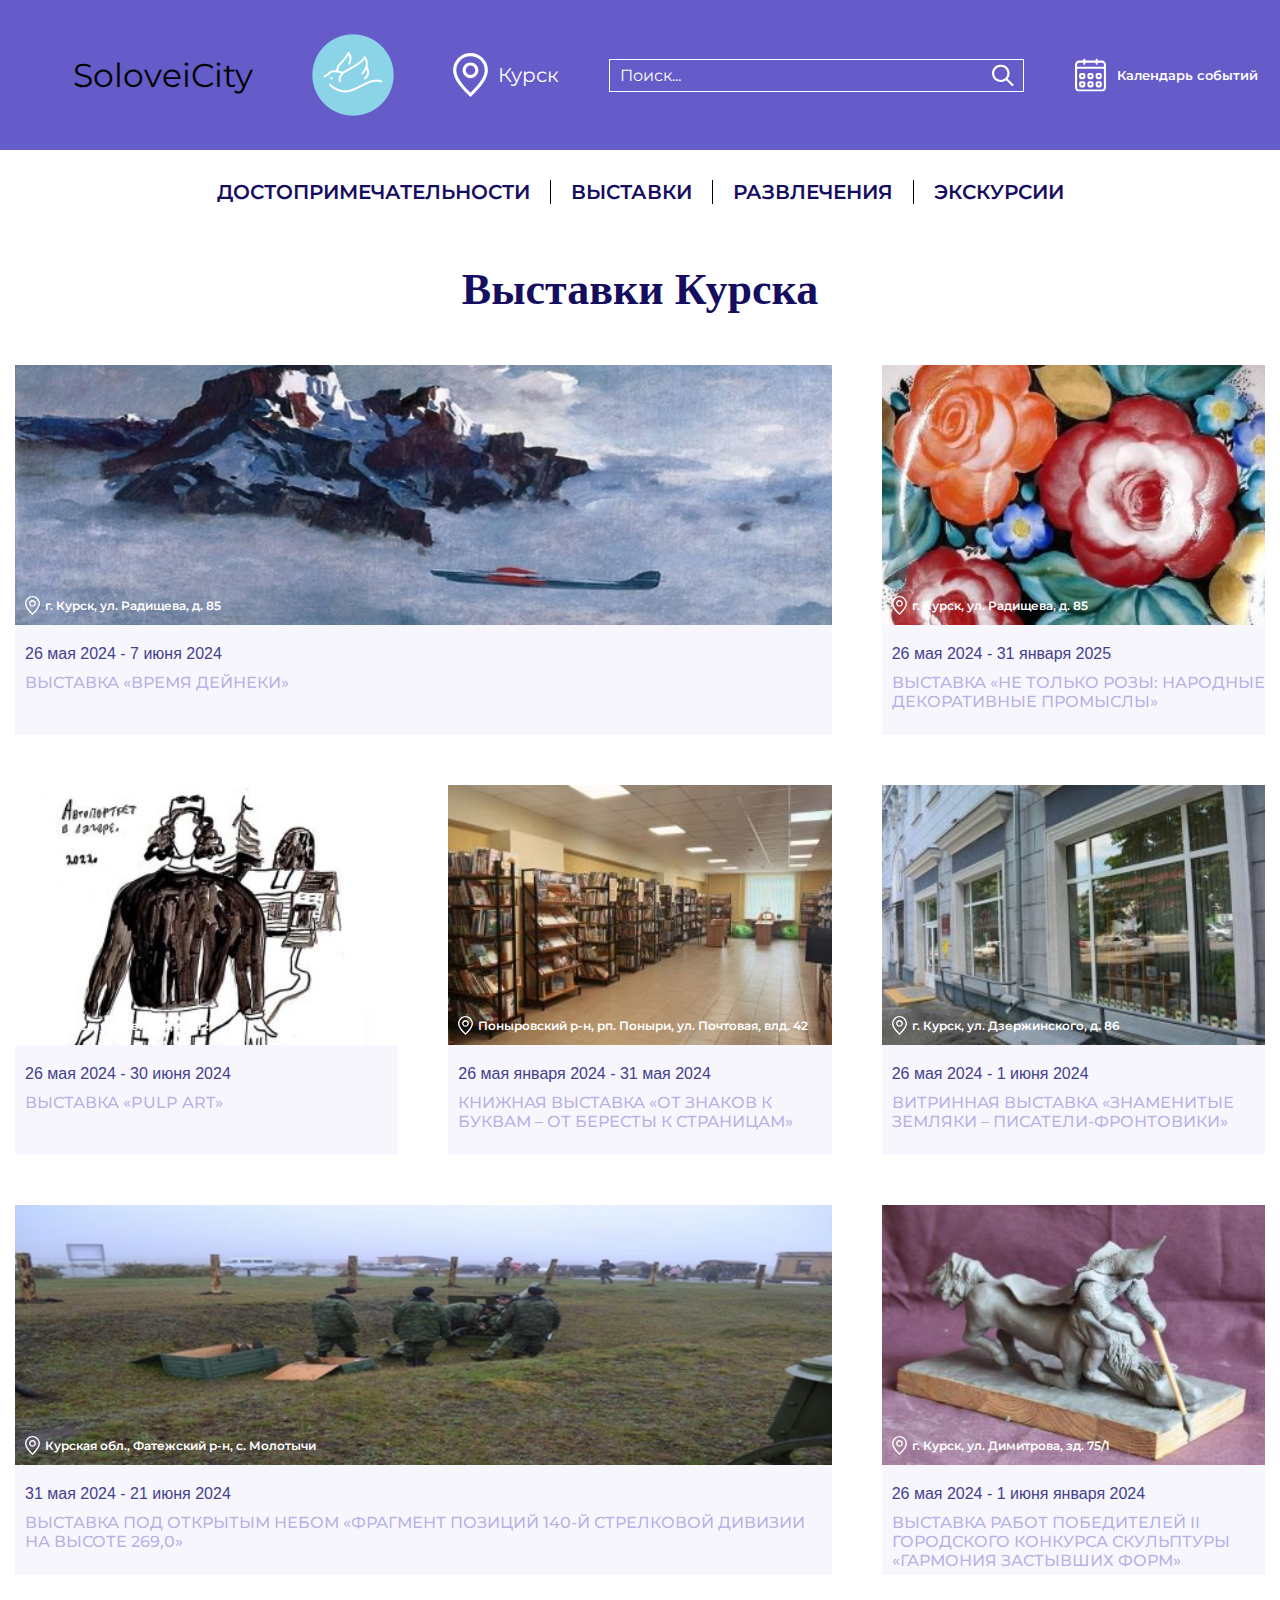
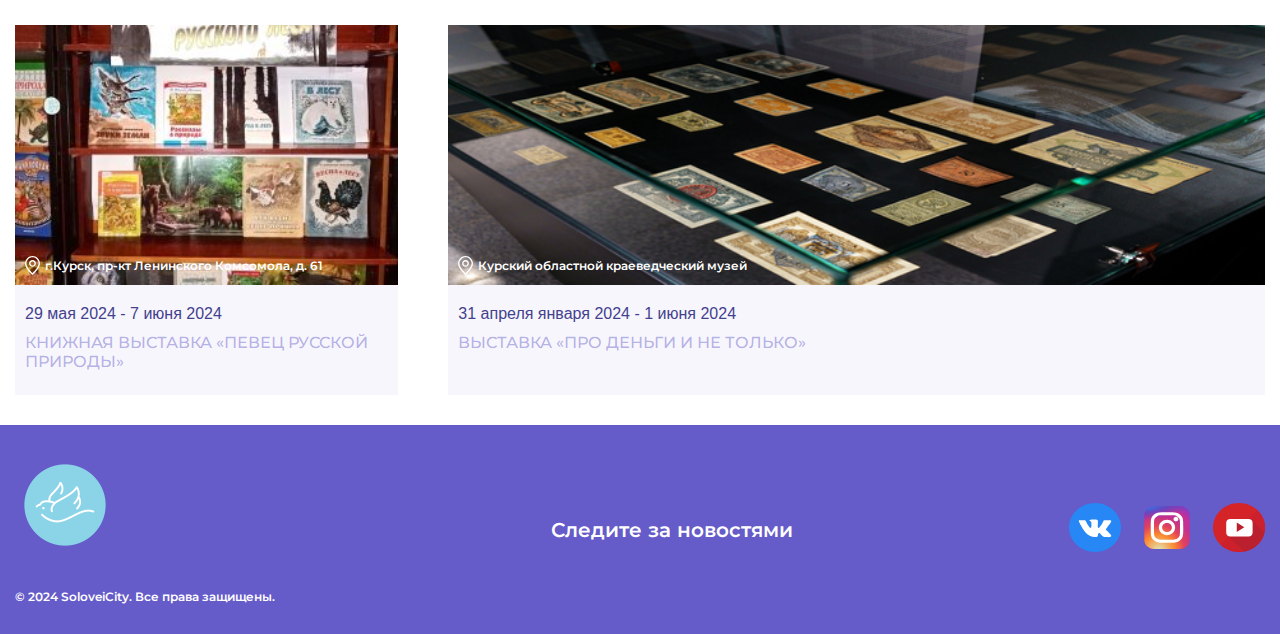
<file: exhibitions.html>
<!DOCTYPE html>
<html lang="ru">
  <head>
    <meta charset="UTF-8">
    <meta name="viewport" content="width=device-width, initial-scale=1.0">
    <title>Выставки</title>
    <link rel="stylesheet" href="reset.css">
    <link rel="preconnect" href="https://fonts.googleapis.com">
    <link rel="preconnect" href="https://fonts.gstatic.com" crossorigin>
    <link href="https://fonts.googleapis.com/css2?family=Montserrat:wght@400;500;600;700&display=swap" rel="stylesheet">
    <link rel="stylesheet" href="exhibitions.css">
  </head>
  <body>
    <header class="header">
      <div class="header__top">
        <div class="container">
          <div class="header__top-content">
            <a class="logo" href="index.html">
              <a href="index.html" class="header_logo">
                SoloveiCity
              </a>
              <img class="logo__img" src="header/logo.png" alt="">
            </a>
            <button class="location-btn">
              <img class="location-btn__img" src="header/geolocation.svg" alt="">
              <span class="location-btn__text">Курск</span>
            </button>
            <div class="search__wrapper">
              <input class="search" type="text" placeholder="Поиск...">
            </div>
            <button class="calendar">
              <img class="calendar__img" src="header/calendar.svg" alt="">
              <span class="calendar__text">Календарь событий</span>
            </button>
          </div>
        </div>
      </div>
      <div class="header__menu">
        <div class="container">
          <nav class="menu">
            <ul class="menu__list">
              <li class="menu__item">
                <a class="menu__link" href="index.html">Достопримечательности</a>
              </li>
              <li class="menu__item">
                <a class="menu__link" href="exhibitions.html">Выставки</a>
              </li>
              <li class="menu__item">
                <a class="menu__link" href="entertainment.html">Развлечения</a>
              </li>
              <li class="menu__item">
                <a class="menu__link" href="excursions.html">Экскурсии</a>
              </li>
            </ul>
          </nav>
        </div>
      </div>
    </header>
    <main class="main">
      <section class="exhibitions">
        <div class="container">
          <div class="exhibitions__inner">
            <h1 class="exhibitions__title">Выставки Курска</h1>
            <ul class="exhibitions__list">
              <li class="exhibitions__item">
                <img class="exhibitions__img" src="exhibitions/image-1.jpg" alt="">
                <div class="exhibitions__location">
                  <img src="exhibitions/geolocation.svg" alt="">
                  <span class="exhibitions__location-text">
                    г. Курск, ул. Радищева, д. 85
                  </span>
                </div>
                <div class="exhibitions__content">
                  <span class="exhibitions__content-date">
                    26 мая 2024 - 7 июня 2024
                  </span>
                  <h3 class="exhibitions__content-title">ВЫСТАВКА «ВРЕМЯ ДЕЙНЕКИ»</h3>
                </div>
              </li>
              <li class="exhibitions__item">
                <img class="exhibitions__img" src="exhibitions/image-2.jpg" alt="">
                <div class="exhibitions__location">
                  <img src="exhibitions/geolocation.svg" alt="">
                  <span class="exhibitions__location-text">г. Курск, ул. Радищева, д. 85</span>
                </div>
                <div class="exhibitions__content">
                  <span class="exhibitions__content-date">
                    26 мая 2024 - 31 января 2025
                  </span>
                  <h3 class="exhibitions__content-title">
                    ВЫСТАВКА «НЕ ТОЛЬКО РОЗЫ: НАРОДНЫЕ ДЕКОРАТИВНЫЕ ПРОМЫСЛЫ»
                  </h3>
                </div>
              </li>
              <li class="exhibitions__item">
                <img class="exhibitions__img" src="exhibitions/image-3.jpg" alt="">
                <div class="exhibitions__location">
                  <img src="exhibitions/geolocation.svg" alt="">
                  <span class="exhibitions__location-text">г. Курск, ул. Ленина, зд. 12</span>
                </div>
                <div class="exhibitions__content">
                  <span class="exhibitions__content-date">
                    26 мая 2024 - 30 июня 2024
                  </span>
                  <h3 class="exhibitions__content-title">
                    ВЫСТАВКА «PULP ART»
                  </h3>
                </div>
              </li>
              <li class="exhibitions__item">
                <img class="exhibitions__img" src="exhibitions/image-4.jpg" alt="">
                <div class="exhibitions__location">
                  <img src="exhibitions/geolocation.svg" alt="">
                  <span class="exhibitions__location-text">Поныровский р-н, рп. Поныри, ул. Почтовая, влд. 42</span>
                </div>
                <div class="exhibitions__content">
                  <span class="exhibitions__content-date">
                    26 мая января 2024 - 31 мая 2024
                  </span>
                  <h3 class="exhibitions__content-title">КНИЖНАЯ ВЫСТАВКА «ОТ ЗНАКОВ К БУКВАМ – ОТ БЕРЕСТЫ К СТРАНИЦАМ»</h3>
                </div>
              </li>
              <li class="exhibitions__item">
                <img class="exhibitions__img" src="exhibitions/image-5.jpg" alt="">
                <div class="exhibitions__location">
                  <img src="exhibitions/geolocation.svg" alt="">
                  <span class="exhibitions__location-text">
                    г. Курск, ул. Дзержинского, д. 86
                  </span>
                </div>
                <div class="exhibitions__content">
                  <span class="exhibitions__content-date">26 мая 2024 - 1 июня 2024</span>
                  <h3 class="exhibitions__content-title">ВИТРИННАЯ ВЫСТАВКА «ЗНАМЕНИТЫЕ ЗЕМЛЯКИ – ПИСАТЕЛИ-ФРОНТОВИКИ»</h3>
                </div>
              </li>
              <li class="exhibitions__item">
                <img class="exhibitions__img" src="exhibitions/image-6.jpg" alt="">
                <div class="exhibitions__location">
                  <img src="exhibitions/geolocation.svg" alt="">
                  <span class="exhibitions__location-text">Курская обл., Фатежский р-н, с. Молотычи</span>
                </div>
                <div class="exhibitions__content">
                  <span class="exhibitions__content-date">
                    31 мая 2024 - 21 июня 2024
                  </span>
                  <h3 class="exhibitions__content-title">
                    ВЫСТАВКА ПОД ОТКРЫТЫМ НЕБОМ «ФРАГМЕНТ ПОЗИЦИЙ 140-Й СТРЕЛКОВОЙ ДИВИЗИИ НА ВЫСОТЕ 269,0»
                  </h3>
                </div>
              </li>
              <li class="exhibitions__item">
                <img class="exhibitions__img" src="exhibitions/image-7.jpg" alt="">
                <div class="exhibitions__location">
                  <img src="exhibitions/geolocation.svg" alt="">
                  <span class="exhibitions__location-text">
                    г. Курск, ул. Димитрова, зд. 75/1
                  </span>
                </div>
                <div class="exhibitions__content">
                  <span class="exhibitions__content-date">
                    26 мая 2024 - 1 июня января 2024
                  </span>
                  <h3 class="exhibitions__content-title">
                    ВЫСТАВКА РАБОТ ПОБЕДИТЕЛЕЙ II ГОРОДСКОГО КОНКУРСА СКУЛЬПТУРЫ «ГАРМОНИЯ ЗАСТЫВШИХ ФОРМ»
                  </h3>
                </div>
              </li>
              <li class="exhibitions__item">
                <img class="exhibitions__img" src="exhibitions/image-8.jpg" alt="">
                <div class="exhibitions__location">
                  <img src="exhibitions/geolocation.svg" alt="">
                  <span class="exhibitions__location-text"> г.Курск, пр-кт Ленинского Комсомола, д. 61</span>
                </div>
                <div class="exhibitions__content">
                  <span class="exhibitions__content-date">
                    29 мая 2024 - 7 июня 2024
                  </span>
                  <h3 class="exhibitions__content-title">
                    КНИЖНАЯ ВЫСТАВКА «ПЕВЕЦ РУССКОЙ ПРИРОДЫ»
                  </h3>
                </div>
              </li>
              <li class="exhibitions__item">
                <img class="exhibitions__img" src="exhibitions/image-9.jpg" alt="">
                <div class="exhibitions__location">
                  <img src="exhibitions/geolocation.svg" alt="">
                  <span class="exhibitions__location-text">Курский областной краеведческий музей</span>
                </div>
                <div class="exhibitions__content">
                  <span class="exhibitions__content-date">
                    31 апреля января 2024 - 1 июня 2024
                  </span>
                  <h3 class="exhibitions__content-title">
                    ВЫСТАВКА «ПРО ДЕНЬГИ И НЕ ТОЛЬКО»
                  </h3>
                </div>
              </li>
            </ul>
          </div>
        </div>
      </section>
    </main>
    <footer class="footer">
      <div class="container">
        <div class="footer__inner">
          <div class="footer__box">
            <a class="logo" href="index.html">

              <img class="logo__img" src="footer/logo.png" alt="">
            </a>
            <div class="copyright">© 2024 SoloveiCity. Все права защищены.</div>
          </div>
          <span class="footer__text">Следите за новостями</span>
          <ul class="footer__social-list">
            <li class="footer__social-item">
              <a class="footer__social-link" href="#">
                <img class="footer__social-img" src="footer/social-1.svg" alt="">
              </a>
            </li>
            <li class="footer__social-item">
              <a class="footer__social-link" href="#">
                <img class="footer__social-img" src="footer/social-2.svg" alt="">
              </a>
            </li>
            <li class="footer__social-item">
              <a class="footer__social-link" href="#">
                <img class="footer__social-img" src="footer/social-3.svg" alt="">
              </a>
            </li>
          </ul>
        </div>
      </div>
    </footer>
  </body>
</html>
</file>
<file: style.css>
html {
  box-sizing: border-box;
}

*,
*::before,
*::after {
  box-sizing: inherit;
}


a {
  color: inherit;
  text-decoration: none;
}

li {
  list-style-type: none;
}

ul {
  margin: 0;
  padding: 0;
}

img {
  max-width: 100%;
}

button {
  font-family: 'Montserrat', sans-serif;
  border: none;
  background-color: transparent;
  cursor: pointer;
  padding: 0;
}

input {
  font-family: 'Montserrat', sans-serif;
  border: none;
  background-color: transparent;
  outline: none;
}

body {
  font-family: 'Montserrat', sans-serif;
  color: #140D60;
  font-size: 16px;
  font-weight: 400;
  line-height: normal;
  font-style: normal;
}

.container {
  
  max-width: 1310px;
  padding: 0 15px;
  margin: 0 auto;
}

.header__top {
  background-color: #655BC9;
}

.header__top-content {
  
  display: flex;
  align-items: center;
  justify-content: center;
  gap: 0 50px;
  padding: 25px 0;
}

.location-btn {
  display: flex;
  align-items: center;
  gap: 0 10px;
}

.location-btn__text {
  color: #fff;
  font-size: 20px;
}

.search__wrapper {
  color: #fff;
  position: relative;
}

.search {
  color: #fff;
  border: 1px solid #fff;
  padding: 9px 10px;
  width: 415px;
  height: 33px;
}

.search,
.search::placeholder {
  color: #fff;
  font-family: 'Montserrat', sans-serif;
  font-size: 16px;
  font-weight: 400;
  line-height: normal;
}

.search::placeholder {
  color: #ffffff;
}

.search__wrapper::after {
  
  content: '';
  background-image: url(header/search.svg);
  background-repeat: no-repeat;
  position: absolute;
  width: 22px;
  height: 22px;
  right: 10px;
  top: 5px;
}

.calendar {
  display: flex;
  align-items: center;
  gap: 0 10px;
}

.calendar__text {
  font-family: 'Montserrat', sans-serif;
  color: #fff;
  font-weight: 600;
}

.header__menu {
  display: flex;
  justify-content: center;
}

.menu {
  padding: 30px 0;
}

.menu__list {
  display: flex;
  gap: 0 20px;
}

.menu__item + .menu__item {
  border-left: 1px solid #000;
  padding-left: 20px;
}

.menu__link {
  font-size: 20px;
  font-weight: 600;
  text-transform: uppercase;
}

.catalog {
  background-color: #8fa3d465;
  padding: 30px 0;
}

.catalog__inner {
  display: flex;
  flex-direction: column;
  align-items: center;
  background-color: #ffffff;
  padding: 30px 36px;
  gap: 50px 0;
}

.catalog__title {
  

    font-family: "Russo One", sans-serif;
    font-weight: 400;
    font-style: normal;

  
  
  
  font-size: 54px;
  font-weight: 700;
  line-height: normal;
  margin-bottom: -20px;
}

.catalog-btn {
  display: flex;
  align-items: center;
  gap: 0 15px;
}

.catalog-btn__text {
  font-weight: 600;
  text-transform: uppercase;
}

.iframe {
  transition: all .5s;
}

.catalog__filters-list {
  display: flex;
  gap: 0 20px;
}

.catalog__filters-title {
  font-weight: 500;
}

.catalog__filters-btn:hover {
  text-decoration: underline;
}

.catalog__box {
  display: grid;
  grid-template-columns: repeat(3, 1fr);
  grid-gap: 65px 50px;
}

.catalog__box-item {
  background-color: rgba(255, 255, 255, 0.11);
  cursor: pointer;
  position: relative;
  width: 300px;
  height: 375px;
  transition: all .5s;
}

.catalog__box-item:hover {
  scale: 1.05;
}

.slider__item img {
  width: 300px;
  height: 200px;
}

.catalog__box-location {
  position: absolute;
  display: flex;
  align-items: center;
  gap: 0 5px;
  bottom: 184px;
  left: 10px;
}

.catalog__box-location-text {
  color: #fff;
  font-size: 12px;
  font-weight: 600;
}

.catalog__box-content {
  font-family: "Jost", sans-serif;
  font-optical-sizing: auto;
  font-weight: 2;
  font-style: normal;
  border: 1px solid hsla(255, 2%, 67%, 0.537);
  padding: 15px 10px;
  height: 175px;
}

.catalog__box-content-title {
  font-family: "Jost", sans-serif;
  font-optical-sizing: auto;
  font-weight: 2;
  font-style: normal;
  font-weight: 700;
  line-height: normal;
  text-transform: capitalize;
  margin-bottom: 5px;
  text-decoration: underline;
  text-underline-offset: 4px;
}

.loadmore {
  grid-column: span 3;
  padding: 20px 0;
  width: 600px;
  height: 60px;
  border: 1px solid #222;
  font-weight: 700;
  margin: -15px auto -15px auto;
  transition: all .5s;
}

.loadmore:hover {
  scale: 0.95;
}

.travelers {
  padding: 50px 0;
}

.travelers__title {
  font-family: "Jost", sans-serif;
  font-optical-sizing: auto;
  font-weight: 2;
  font-style: normal;
  font-size: 24px;
  font-weight: 700;
  line-height: normal;
  margin-bottom: 20px;
  margin-left: 64px;
}

.travelers__slider {
  display: flex;
  align-items: center;
  gap: 0 40px;
  max-width: 1150px;
  margin: 0 auto;
}

.arrow-right {
  width: 40px;
  height: 40px;
}

.arrow-right img {
  width: 40px;
  height: 40px;
  max-width: initial;
}

.travelers__slide {
  display: flex !important;
  justify-content: space-between;
}

.travelers__item {
  max-width: 268px;
}

.travelers__user {
  display: flex;
  align-items: center;
  gap: 0 15px;
  height: 50px;
  margin-bottom: 30px;
}

.travelers__user-info {
  display: flex;
  flex-direction: column;
  gap: 15px 0;
}

.travelers__user-nickname {
  font-weight: 500;
}

.travelers__user-city {
  font-size: 12px;
}

.travelers__blockquote {
  margin-top: 10px;
}

.travelers__blockquote-title {
  font-size: 16px;
  font-weight: 600;
  line-height: normal;
  margin-bottom: 15px;
}

.travelers-readmore {
  margin-bottom: 15px;
  font-weight: 600;
}

.travelers__blockquote-text {
  margin-bottom: 5px;
}

.travelers__blockquote-text,
.travelers__blockquote-about {
  display: block;
  font-size: 14px;
}

.travelers__blockquote-about {
  margin-bottom: 15px;
}

.travelers__date {
  font-size: 12px;
}

.questions {
  background-color: #645bc913;
  padding: 50px 0;
}

.questions__inner {
  max-width: 913px;
  margin: 0 auto;
}

.questions__title {
  font-size: 20px;
  font-weight: 700;
  line-height: normal;
  margin-bottom: 35px;
}

.questions__item {
  position: relative;
  display: flex;
  align-items: center;
  gap: 0 50px;
  height: 70px;
  cursor: pointer;
}

.questions__item::after {
  content: '';
  position: absolute;
  bottom: 0;
  left: 0;
  width: 900px;
  height: 1px;
  background-color: #E0E0E0;
}

.questions__item--first::before {
  content: '';
  position: absolute;
  top: 0;
  left: 0;
  width: 900px;
  height: 1px;
  background-color: #E0E0E0;
}

.questions__item-text {
  width: 836px;
  align-self: center;
}

.questions__item-img {
  width: 13px;
  height: 8px;
}

.footer {
  background-color: #655bc9;
  padding: 30px 0;
}

.footer__inner {
  display: flex;
  align-items: center;
  justify-content: space-between;
}

.footer__box {
  display: flex;
  flex-direction: column;
  gap: 30px 0;
}

.copyright {
  color: #fff;
  font-size: 12px;
  font-weight: 600;
}

.footer__text {
  color: #fff;
  font-size: 20px;
  font-weight: 600;
}

.footer__social-list {
  display: flex;
  gap: 0 20px;
}

.visible {
  visibility: visible;
}

.hidden {
  display: none;
}

.loadmore--mobile {
  display: none;
}

.loadmore--normal-second {
  display: none;
}

.iframe {
  width: 1000px;
  height: 550px;
}
.header_logo{
  font-size: 33px;
  font-family: 700;
  color: black;
}
</file>
<file: media.css>
@media (max-width: 320px) {
  body {
    font-size: 12px;
  }

  .container {
    max-width: 320px;
    padding: 0 10px;
  }

  .header__top-content {
    padding: 15px 0;
    gap: 0;
    justify-content: space-between;
  }

  .logo__img {
    width: 127px;
    height: 25px;
  }

  .mobile-menu {
    display: flex;
    flex-direction: column;
    gap: 4px 0;
  }

  .mobile-menu span {
    width: 20px;
    height: 2px;
    background-color: #fff;
    border-radius: 10px;
  }

  .location-btn {
    display: none;
  }

  .search__wrapper {
    display: none;
  }

  .calendar {
    display: none;
  }

  .menu {
    padding: 15px 0;
  }

  .menu__list {
    justify-content: center;
    flex-wrap: wrap;
    gap: 0 5px;
  }

  .menu__item + .menu__item {
    border-left: none;
    padding-left: 0px;
  }

  .menu__item:nth-child(1),
  .menu__item:nth-child(3) {
    border-right: 1px solid #222;
    padding-right: 5px;
  }

  .menu__link {
    font-size: 12px;
  }

  .catalog {
    padding: 15px 0;
  }

  .catalog__inner {
    background-color: #F1F1F1;
    padding: 15px;
    gap: 10px 0;
  }

  .catalog__title {
    font-size: 20px;
    text-align: center;
    margin-bottom: 10px;
  }

  .catalog-btn {
    gap: 0 5px;
  }

  .catalog-btn__img {
    width: 17px;
    height: 21px;
  }

  .iframe {
    width: 300px;
    height: 170px;
  }

  .catalog__filters-list {
    flex-wrap: wrap;
    gap: 5px 10px;
    margin-bottom: 20px;
  }
  .catalog__filters-title,
  .catalog__filters-btn {
    font-size: 14px;
  }

  .catalog__box {
    grid-template-columns: 1fr;
    grid-gap: 20px 0px;
  }

  .catalog__box-item {
    width: 250px;
    height: 292px;
  }

  .slider__item img {
    width: 250px;
    height: 167px;
  }

  .catalog__box-item:hover {
    scale: initial;
  }

  .catalog__box-location {
    bottom: 130px;
    left: 5px;
  }

  .catalog__box-content {
  border: 1px solid #E6E8EA;
  padding: 5px;
  height: 125px;
  }

  .catalog__box-content-title {
    font-size: 14px;
  }

  .loadmore {
    font-size: 14px;
    grid-column: span 1;
    padding: 10px 0;
    width: 250px;
    height: 38px;
  }

  .loadmore:hover {
    scale: initial;
  }

  .travelers {
    padding: 20px 0;
  }

  .travelers__title {
    font-size: 20px;
    text-align: center;
    margin-left: 0;
  }

  .travelers__slider {
    gap: 0 5px;
    max-width: 290px;
  }

  .arrow-right {
    width: 20px;
    height: 20px;
  }

  .arrow-right img {
    width: 24px;
    height: 24px;
  }

  .travelers__user {
    gap: 0 5px;
    height: 40px;
    margin-bottom: 10px;
  }

  .travelers__user-img {
    width: 30px;
    height: 30px;
  }

  .travelers__user-info {
    gap: 5px 0;
  }

  .travelers__user-nickname {
    font-size: 14px;
  }

  .travelers__blockquote-title {
    font-size: 14px;
    margin-bottom: 10px;
  }

  .travelers__blockquote-text {
    margin-bottom: 5px;
  }

  .travelers-readmore {
    margin-bottom: 10px;
  }

  .travelers__blockquote-about {
    margin-bottom: 5px;
  }

  .questions {
    padding: 20px 0;
  }

  .questions__title {
    font-size: 20px;
    text-align: center;
    margin-bottom: 15px;
  }

  .questions__item {
    gap: 0 6px;
    height: 80px;
  }

  .questions__item::after {
    width: 284px;
  }

  .questions__item--first::before {
    width: 284px;
  }

  .questions__item-text {
    width: 264px;
  }

  .footer {
    padding: 15px 0;
  }

  .footer__inner {
    flex-direction: column-reverse;
    justify-content: initial;
  }

  .footer__social-img {
    width: 30px;
    height: 30px;
  }

  .footer__social-list {
    margin-bottom: 15px;
  }

  .footer__text {
    font-size: 16px;
    margin-bottom: 20px;
  }

  .logo {
    text-align: center;
  }

  .logo__img {
    width: 127px;
    height: 25px;
  }

  .footer__box {
    gap: 10px 0;
  }
}
</file>
<file: entertainment.css>
html {
  box-sizing: border-box;
}

*,
*::before,
*::after {
  box-sizing: inherit;
}

a {
  color: inherit;
  text-decoration: none;
}

li {
  list-style-type: none;
}

ul {
  margin: 0;
  padding: 0;
}

img {
  max-width: 100%;
}

button {
  font-family: 'Montserrat', sans-serif;
  border: none;
  background-color: transparent;
  cursor: pointer;
  padding: 0;
}

input {
  font-family: 'Montserrat', sans-serif;
  border: none;
  background-color: transparent;
  outline: none;
}

body {
  font-family: 'Montserrat', sans-serif;
  color: #140D60;
  font-size: 16px;
  font-weight: 400;
  line-height: normal;
  font-style: normal;
}

.container {
  max-width: 1310px;
  padding: 0 15px;
  margin: 0 auto;
}

.header__top {
  background-color: #655BC9;
}

.header__top-content {
  display: flex;
  align-items: center;
  justify-content: center;
  gap: 0 50px;
  padding: 25px 0;
}

.location-btn {
  display: flex;
  align-items: center;
  gap: 0 10px;
}

.location-btn__text {
  color: #fff;
  font-size: 20px;
}

.search__wrapper {
  color: #fff;
  position: relative;
}

.search {
  color: #fff;
  border: 1px solid #fff;
  padding: 9px 10px;
  width: 415px;
  height: 33px;
}

.search,
.search::placeholder {
  font-family: 'Montserrat', sans-serif;
  font-size: 16px;
  font-weight: 400;
  line-height: normal;
}

.search::placeholder {
  color: #ffffff;
}

.search__wrapper::after {
  color: #fff;
  content: '';
  background-image: url(header/search.svg);
  background-repeat: no-repeat;
  position: absolute;
  width: 22px;
  height: 22px;
  right: 10px;
  top: 5px;
}

.calendar {
  display: flex;
  align-items: center;
  gap: 0 10px;
}

.calendar__text {
  font-family: 'Montserrat', sans-serif;
  color: #fff;
  font-weight: 600;
}

.header__menu {
  display: flex;
  justify-content: center;
}

.menu {
  padding: 30px 0;
}

.menu__list {
  display: flex;
  gap: 0 20px;
}

.menu__item + .menu__item {
  border-left: 1px solid #000;
  padding-left: 20px;
}

.menu__link {
  font-size: 20px;
  font-weight: 600;
  text-transform: uppercase;
}

.entertainment {
  padding: 30px 0;
}

.entertainment__inner {
  display: flex;
  flex-direction: column;
  align-items: center;
}

.entertainment__title {
  font-family: "Yeseva One", serif;
  font-weight: 400;
  font-style: normal;
  font-size: 44px;
  font-weight: 700;
  line-height: normal;
  margin-bottom: 50px;
}

.entertainment__list {
  display: grid;
  grid-template-columns: repeat(3, 1fr);
  grid-gap: 50px;
}

.entertainment__item {
  background-color: #2b22b00a;
  position: relative;
  cursor: pointer;
  transition: all .5s;
}

.entertainment__item:hover {
  scale: 1.05;
}

.entertainment__item:nth-child(1),
.entertainment__item:nth-child(6),
.entertainment__item:nth-child(9) {
  grid-column: span 2;
}

.entertainment__img {
  display: block;
  width: 100%;
  height: 260px;
}

.entertainment__location {
  position: absolute;
  display: flex;
  align-items: center;
  gap: 0 5px;
  bottom: 120px;
  left: 10px;
}

.entertainment__location-text { 
  color: #fff;
  font-size: 12px;
  font-weight: 600;
}

.entertainment__content {
  
  padding: 20px 0 40px 10px;
  height: 110px;
}

.entertainment__content-category {
  font-family: "Jost", sans-serif;
  font-optical-sizing: auto;
  font-wergb(37, 35, 108)weight>;
  font-style: 30PX;
  display: block;
  color: #43418e;
  margin-bottom: 10px;
}

.entertainment__content-title {
  color: rgba(100, 91, 201, 0.462);
  font-weight: 500;
  line-height: normal;
  text-transform: capitalize;
  font-size: 19px;
}

.footer {
  background-color: #655BC9;
  padding: 30px 0;
}

.footer__inner {
  display: flex;
  align-items: center;
  justify-content: space-between;
}

.footer__box {
  display: flex;
  flex-direction: column;
  gap: 30px 0;
}

.copyright {
  color: #fff;
  font-size: 12px;
  font-weight: 600;
}

.footer__text {
  color: #fff;
  font-size: 20px;
  font-weight: 600;
}

.footer__social-list {
  display: flex;
  gap: 0 20px;
}
.header_logo{
  font-size: 33px;
  font-family: 700;
  color: black;
}
</file>
<file: excursions.css>
html {
  box-sizing: border-box;
}

*,
*::before,
*::after {
  box-sizing: inherit;
}

a {
  color: inherit;
  text-decoration: none;
}

li {
  list-style-type: none;
}

ul {
  margin: 0;
  padding: 0;
}

img {
  max-width: 100%;
}

button {
  font-family: 'Montserrat', sans-serif;
  border: none;
  background-color: transparent;
  cursor: pointer;
  padding: 0;
}

input {
  font-family: 'Montserrat', sans-serif;
  border: none;
  background-color: transparent;
  outline: none;
}

body {
  font-family: 'Montserrat', sans-serif;
  color: #140D60;
  font-size: 16px;
  font-weight: 400;
  line-height: normal;
  font-style: normal;
}

.container {
  max-width: 1310px;
  padding: 0 15px;
  margin: 0 auto;
}

.header__top {
  background-color:  #655BC9;
}

.header__top-content {
  display: flex;
  align-items: center;
  justify-content: center;
  gap: 0 50px;
  padding: 25px 0;
}

.location-btn {
  display: flex;
  align-items: center;
  gap: 0 10px;
}

.location-btn__text {
  color: #fff;
  font-size: 20px;
}

.search__wrapper {
  position: relative;
}

.search {
  color: #fff;
  border: 1px solid #fff;
  padding: 9px 10px;
  width: 415px;
  height: 33px;
}

.search,
.search::placeholder {
  font-family: 'Montserrat', sans-serif;
  font-size: 16px;
  font-weight: 400;
  line-height: normal;
}

.search::placeholder {
  color: #ffffff;
}

.search__wrapper::after {
  content: '';
  background-image: url(header/search.svg);
  background-repeat: no-repeat;
  position: absolute;
  width: 22px;
  height: 22px;
  right: 10px;
  top: 5px;
}

.calendar {
  display: flex;
  align-items: center;
  gap: 0 10px;
}

.calendar__text {
  font-family: 'Montserrat', sans-serif;
  color: #fff;
  font-weight: 600;
}

.header__menu {
  display: flex;
  justify-content: center;
}

.menu {
  padding: 30px 0;
}

.menu__list {
  display: flex;
  gap: 0 20px;
}

.menu__item + .menu__item {
  border-left: 1px solid #000;
  padding-left: 20px;
}

.menu__link {
  font-size: 20px;
  font-weight: 600;
  text-transform: uppercase;
}

.excursions {
  padding: 30px 0;
}

.exursions__inner {
  display: flex;
  flex-direction: column;
  align-items: center;
}

.excursions__title {
  font-family: "Yeseva One", serif;
  font-weight: 400;
  font-style: normal;
  font-size: 44px;
  font-weight: 700;
  line-height: normal;
  margin-bottom: 50px;
}

.excursions__items {
  
  
  display: grid;
  grid-template-columns: repeat(4, 1fr);
  grid-gap: 40px 25px;
}

.excursions__item {
  background-color: #2b22b00a;
  cursor: pointer;
  position: relative;
  max-width: 300px;
  height: 460px;
  transition: all .5s;
}

.excursions__item:hover {
  scale: 1.05;
}

.excursions__item--big {
  height: 510px;
}

.excursions__img {
  margin-bottom: 20px;
}

.excursions__type {
  position: absolute;
  display: flex;
  align-items: center;
  gap: 0 5px;
  bottom: 280px;
  top: 125px;
  left: 10px;
  color: #fff;
  font-size: 12px;
  font-weight: 600;
}

.excursions__item--big .excursions__type {
  bottom: 350px;
}

.excursions__content-info {
  display: flex;
  align-items: center;
  gap: 0 15px;
  margin-bottom: 15px;
}

.excursions__content-info-type {
  color: #00A7FF;
  font-size: 12px;
  font-weight: 500;
  text-transform: uppercase;
}

.excursions__content-info-box {
  display: flex;
  align-items: center;
  gap: 0 5px;
}

.excursions__content-info-time {
  color: #00A7FF;
  font-size: 12px;
}

.excursions__content-title {
  color: rgba(100, 91, 201, 0.462);
  font-weight: 500;
  line-height: normal;
  text-transform: capitalize;
  font-size: 19px;
}

.excursions__content-text {
  font-family: "Jost", sans-serif;
  font-optical-sizing: auto;
  font-weight: <weight>;
  font-style: normal;
  font-size: 12px;
  margin-bottom: 15px;
}

.excursions__content-price {
  display: block;
  font-weight: 500;
  margin-bottom: 5px;
}

.excursions__content-subtext {
  color: #999;
  font-size: 12px;
}



.footer {
  background-color: #655BC9;
  padding: 30px 0;
}

.footer__inner {
  display: flex;
  align-items: center;
  justify-content: space-between;
}

.footer__box {
  display: flex;
  flex-direction: column;
  gap: 30px 0;
}

.copyright {
  color: #fff;
  font-size: 12px;
  font-weight: 600;
}

.footer__text {
  color: #fff;
  font-size: 20px;
  font-weight: 600;
}

.footer__social-list {
  display: flex;
  gap: 0 20px;
}
.header_logo{
  font-size: 33px;
  font-family: 700;
  color: black;
}
</file>
<file: exhibitions.css>
html {
  box-sizing: border-box;
}

*,
*::before,
*::after {
  box-sizing: inherit;
}

a {
  color: inherit;
  text-decoration: none;
}

li {
  list-style-type: none;
}

ul {
  margin: 0;
  padding: 0;
}

img {
  max-width: 100%;
}

button {
  font-family: 'Montserrat', sans-serif;
  border: none;
  background-color: transparent;
  cursor: pointer;
  padding: 0;
}

input {
  font-family: 'Montserrat', sans-serif;
  border: none;
  background-color: transparent;
  outline: none;
}

body {
  font-family: 'Montserrat', sans-serif;
  color: #140D60;
  font-size: 16px;
  font-weight: 400;
  line-height: normal;
  font-style: normal;
}

.container {
  max-width: 1310px;
  padding: 0 15px;
  margin: 0 auto;
}

.header__top {
  background-color: #655BC9;
}

.header__top-content {
  display: flex;
  align-items: center;
  justify-content: center;
  gap: 0 50px;
  padding: 25px 0;
}

.location-btn {
  display: flex;
  align-items: center;
  gap: 0 10px;
}

.location-btn__text {
  color: #fff;
  font-size: 20px;
}

.search__wrapper {
  position: relative;
}

.search {
  color: #fff;
  border: 1px solid #fff;
  padding: 9px 10px;
  width: 415px;
  height: 33px;
}

.search,
.search::placeholder {
 
  font-family: 'Montserrat', sans-serif;
  font-size: 16px;
  font-weight: 400;
  line-height: normal;
}

.search::placeholder {
  color: #ffffff;
}

.search__wrapper::after {
  content: '';
  background-image: url(header/search.svg);
  background-repeat: no-repeat;
  position: absolute;
  width: 22px;
  height: 22px;
  right: 10px;
  top: 5px;
}

.calendar {
  display: flex;
  align-items: center;
  gap: 0 10px;
}

.calendar__text {
  font-family: 'Montserrat', sans-serif;
  color: #fff;
  font-weight: 600;
}

.header__menu {
  display: flex;
  justify-content: center;
}

.menu {
  padding: 30px 0;
}

.menu__list {
  display: flex;
  gap: 0 20px;
}

.menu__item + .menu__item {
  border-left: 1px solid #000;
  padding-left: 20px;
}

.menu__link {
  font-size: 20px;
  font-weight: 600;
  text-transform: uppercase;
}

.exhibitions {
  padding: 30px 0;
}

.exhibitions__inner {
  display: flex;
  flex-direction: column;
  align-items: center;
}

.exhibitions__title {
  
    font-family: "Yeseva One", serif;
    font-weight: 400;
    font-style: normal;
  
  
  color:#140D60;
  font-size: 44px;
  font-weight: 700;
  line-height: normal;
  margin-bottom: 50px;
}

.exhibitions__list {
  display: grid;
  grid-template-columns: repeat(3, 1fr);
  grid-gap: 50px;
}

.exhibitions__item {
  background-color: #2b22b00a;
  position: relative;
  cursor: pointer;
  transition: all .5s;
}

.exhibitions__item:hover {
  scale: 1.05;
}

.exhibitions__item:nth-child(1),
.exhibitions__item:nth-child(6),
.exhibitions__item:nth-child(9) {
  grid-column: span 2;
}

.exhibitions__img {
  display: block;
  width: 100%;
  height: 260px;
}

.exhibitions__location {
  position: absolute;
  display: flex;
  align-items: center;
  gap: 0 5px;
  bottom: 120px;
  left: 10px;
}

.exhibitions__location-text { 
  
  color: #ffffff;
  font-size: 12px;
  font-weight: 600;
}

.exhibitions__content {
 
  padding: 20px 0 40px 10px;
  height: 110px;
}

.exhibitions__content-date {
  font-family: "Jost", sans-serif;
  font-optical-sizing: auto;
  font-wergb(37, 35, 108)weight>;
  font-style: 30PX;
  display: block;
  color: #43418e;
  margin-bottom: 10px;
}

.exhibitions__content-title {
  color: rgba(100, 91, 201, 0.462);
  font-weight: 500;
  line-height: normal;
  text-transform: capitalize;
}

.footer {
  background-color: #655BC9;
  padding: 30px 0;
}

.footer__inner {
  display: flex;
  align-items: center;
  justify-content: space-between;
}

.footer__box {
  display: flex;
  flex-direction: column;
  gap: 30px 0;
}

.copyright {
  color: #fff;
  font-size: 12px;
  font-weight: 600;
}

.footer__text {
  color: #fff;
  font-size: 20px;
  font-weight: 600;
}

.footer__social-list {
  display: flex;
  gap: 0 20px;
}
.header_logo{
  font-size: 33px;
  font-family: 700;
  color: black;
}
</file>
